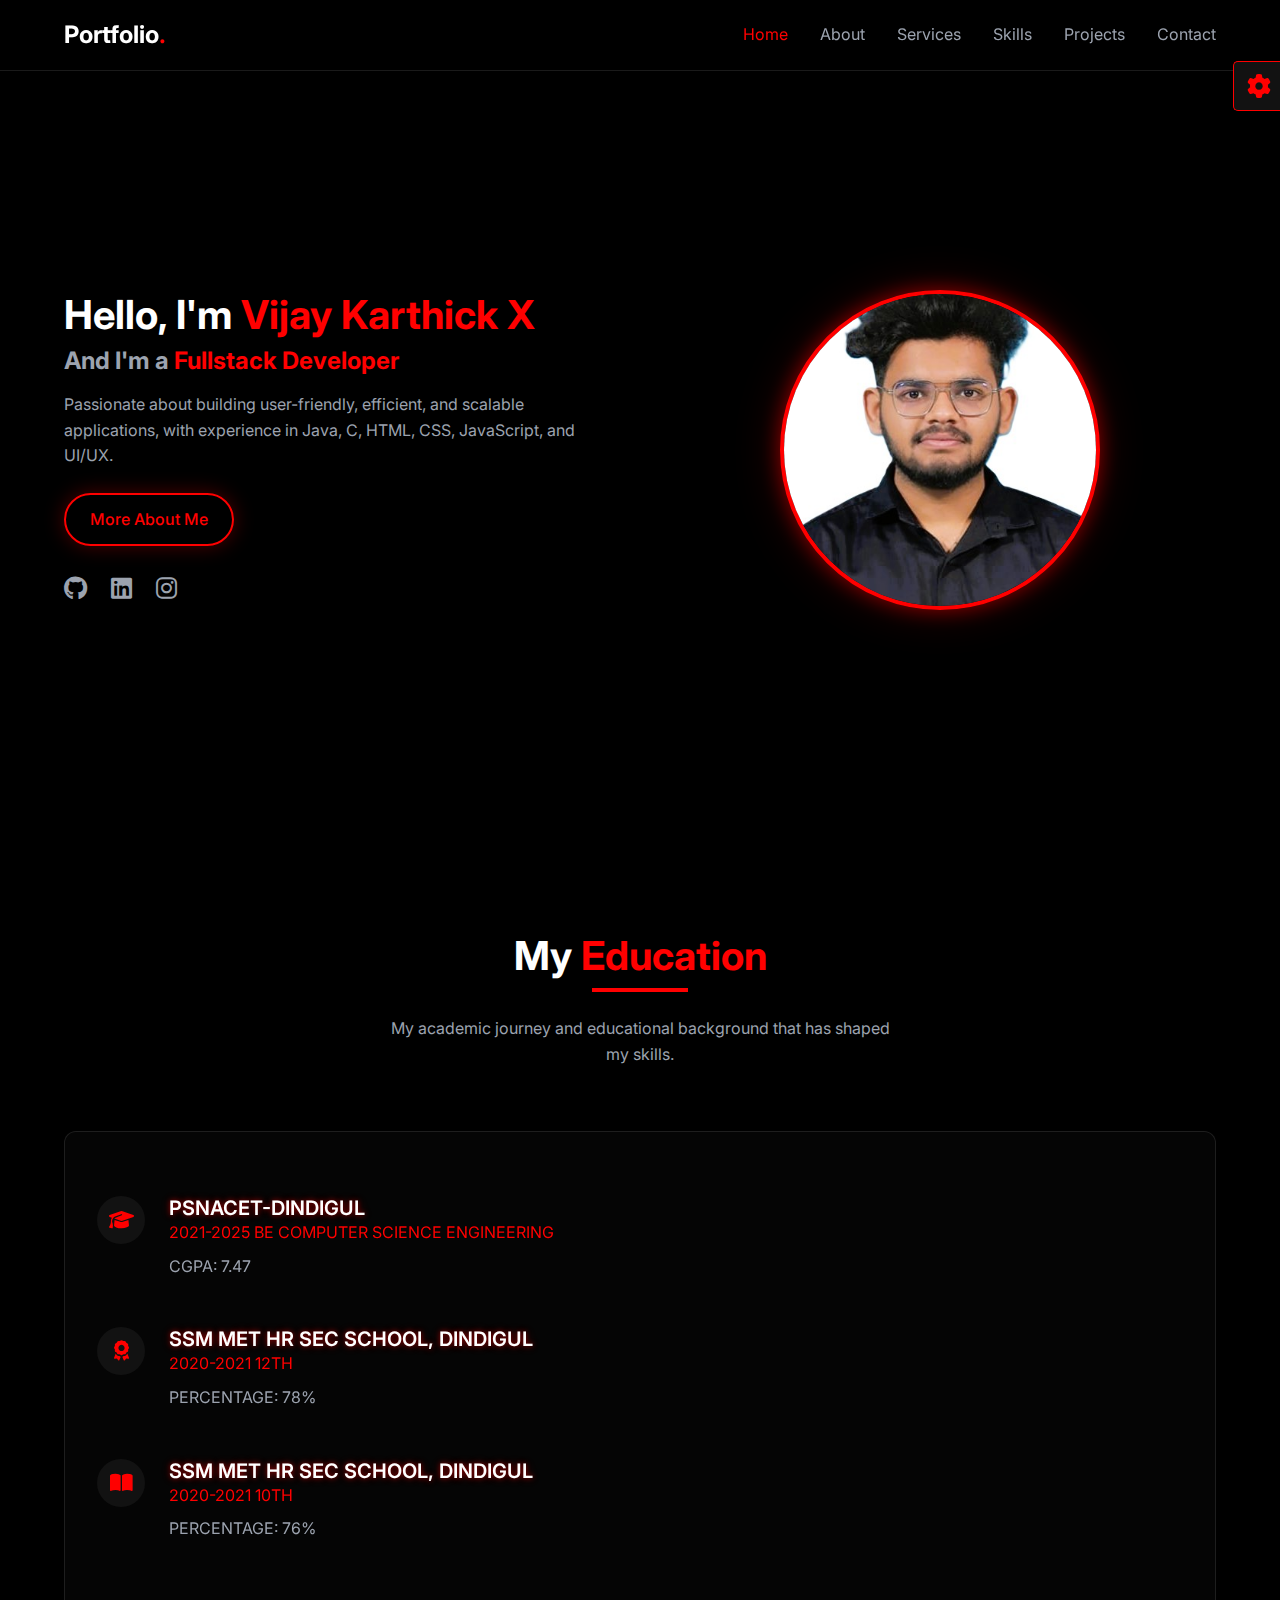
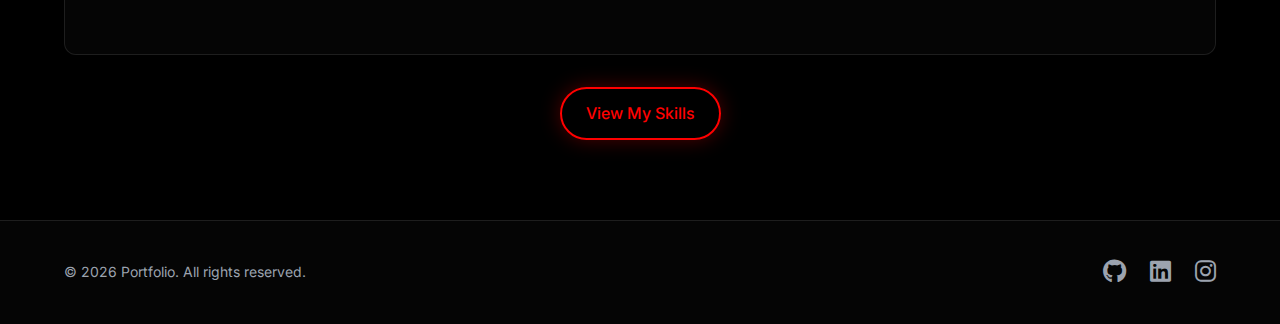
<file: index.html>
<!DOCTYPE html>
<html lang="en">
<head>
    <meta charset="UTF-8">
    <meta name="viewport" content="width=device-width, initial-scale=1.0">
    <title>Vijay Karthick X - Portfolio</title>
    <link rel="stylesheet" href="https://fonts.googleapis.com/css2?family=Inter:wght@300;400;500;600;700&display=swap">
    <link rel="stylesheet" href="css/styles.css">
    <!-- Font Awesome for icons -->
    <link rel="stylesheet" href="https://cdnjs.cloudflare.com/ajax/libs/font-awesome/6.4.0/css/all.min.css">
</head>
<body>
    <!-- Style Switcher Start -->
    <div class="style-switcher">
        <div class="style-switcher-toggler s-icon">
            <i class="fas fa-cog fa-spin"></i>
        </div>
        <h4>Theme Colors</h4>
        <div class="colors">
            <span class="theme-color active" data-color="red" style="background-color: #ff0000;"></span>
            <span class="theme-color" data-color="blue" style="background-color: #0088ff;"></span>
            <span class="theme-color" data-color="green" style="background-color: #00cc66;"></span>
            <span class="theme-color" data-color="yellow" style="background-color: #ffcc00;"></span>
        </div>
    </div>
    <!-- Style Switcher End -->

    <!-- Navigation -->
    <nav class="navbar">
        <div class="container">
            <div class="nav-content">
                <a href="index.html" class="logo">Portfolio<span class="neon-red">.</span></a>
                <div class="nav-links" id="navLinks">
                    <a href="index.html" class="nav-link active">Home</a>
                    <a href="about.html" class="nav-link">About</a>
                    <a href="services.html" class="nav-link">Services</a>
                    <a href="skills.html" class="nav-link">Skills</a>
                    <a href="projects.html" class="nav-link">Projects</a>
                    <a href="contact.html" class="nav-link">Contact</a>
                </div>
                <div class="menu-toggle" id="menuToggle">
                    <div class="bar"></div>
                    <div class="bar"></div>
                    <div class="bar"></div>
                </div>
            </div>
        </div>
    </nav>

    <!-- Hero Section -->
    <section class="hero">
        <div class="container">
            <div class="hero-content">
                <div class="hero-text">
                    <h1 class="animate-fade-in">
                        Hello, I'm
                        <span class="neon-red">Vijay Karthick X</span>
                    </h1>
                    <h2 class="animate-fade-in">
                        And I'm a <span class="neon-red">Fullstack Developer</span>
                    </h2>
                    <p class="animate-fade-in">
                        Passionate about building user-friendly, efficient, and scalable applications, 
                        with experience in Java, C, HTML, CSS, JavaScript, and UI/UX.
                    </p>
                    
                    <div class="cta-buttons animate-fade-in">
                        <a href="about.html" class="neon-button">More About Me</a>
                    </div>
                    
                    <div class="social-links animate-fade-in">
                        <a href="https://github.com/Vkvijay7" target="_blank" class="social-link">
                            <i class="fab fa-github"></i>
                        </a>
                        <a href="https://www.linkedin.com/in/vijay-karthick-481baa356?utm_source=share&utm_campaign=share_via&utm_content=profile&utm_medium=android_app" target="_blank" class="social-link">
                            <i class="fab fa-linkedin"></i>
                        </a>
                        <a href="https://www.instagram.com/c_vk__?igsh=ZHNreGhjbG5iaGJr" target="_blank" class="social-link">
                            <i class="fab fa-instagram"></i>
                        </a>
                    </div>
                </div>
                
                <div class="hero-image animate-float">
                    <div class="image-container">
                        <img src="images\profile.png.jpg" alt="Profile" class="profile-image">
                    </div>
                </div>
            </div>
        </div>
    </section>

    <!-- Education Section -->
    <section class="education">
        <div class="container">
            <div class="section-header">
                <h2>My <span class="neon-red">Education</span></h2>
                <div class="underline"></div>
                <p>
                    My academic journey and educational background that has shaped my skills.
                </p>
            </div>
            
            <div class="glass-card">
                <div class="timeline">
                    <div class="timeline-item">
                        <div class="timeline-icon">
                            <i class="fas fa-graduation-cap"></i>
                        </div>
                        <div class="timeline-content">
                            <h3>PSNACET-DINDIGUL</h3>
                            <p class="timeline-period">2021-2025 BE COMPUTER SCIENCE ENGINEERING</p>
                            <p class="timeline-info">
                                CGPA: 7.47
                            </p>
                        </div>
                    </div>
                    
                    <div class="timeline-item">
                        <div class="timeline-icon">
                            <i class="fas fa-award"></i>
                        </div>
                        <div class="timeline-content">
                            <h3>SSM MET HR SEC SCHOOL, DINDIGUL</h3>
                            <p class="timeline-period">2020-2021 12TH</p>
                            <p class="timeline-info">
                                PERCENTAGE: 78%
                            </p>
                        </div>
                    </div>
                    
                    <div class="timeline-item">
                        <div class="timeline-icon">
                            <i class="fas fa-book-open"></i>
                        </div>
                        <div class="timeline-content">
                            <h3>SSM MET HR SEC SCHOOL, DINDIGUL</h3>
                            <p class="timeline-period">2020-2021 10TH</p>
                            <p class="timeline-info">
                                PERCENTAGE: 76%
                            </p>
                        </div>
                    </div>
                </div>
            </div>
            
            <div class="text-center mt-5">
                <a href="skills.html" class="neon-button">View My Skills</a>
            </div>
        </div>
    </section>

    <!-- Footer -->
    <footer>
        <div class="container">
            <div class="footer-content">
                <p>
                    © <span id="current-year"></span> Portfolio. All rights reserved.
                </p>
                
                <div class="footer-social">
                    <a href="https://github.com/Vkvijay7" target="_blank" class="social-link">
                        <i class="fab fa-github"></i>
                    </a>
                    <a href="https://www.linkedin.com/in/vijay-karthick-481baa356?utm_source=share&utm_campaign=share_via&utm_content=profile&utm_medium=android_app" target="_blank" class="social-link">
                        <i class="fab fa-linkedin"></i>
                    </a>
                    <a href="https://www.instagram.com/c_vk__?igsh=ZHNreGhjbG5iaGJr" target="_blank" class="social-link">
                        <i class="fab fa-instagram"></i>
                    </a>
                </div>
            </div>
        </div>
    </footer>

    <script src="js/main.js"></script>
</body>
</html>
</file>
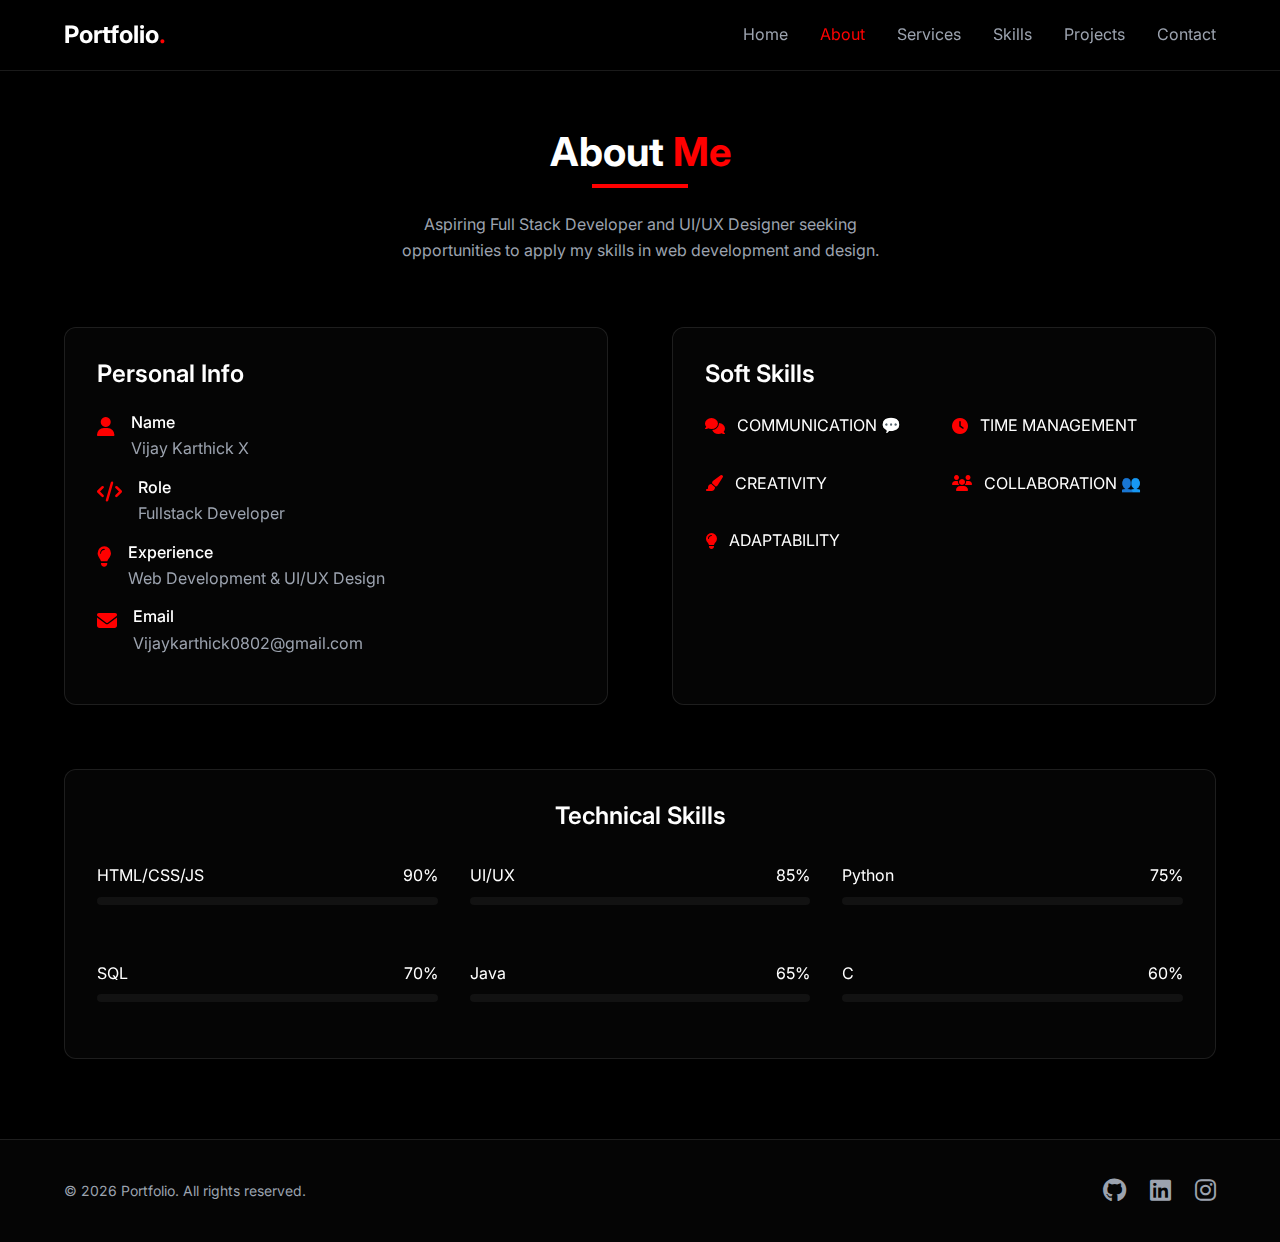
<file: about.html>
<!DOCTYPE html>
<html lang="en">
<head>
    <meta charset="UTF-8">
    <meta name="viewport" content="width=device-width, initial-scale=1.0">
    <title>About Me - Vijay Karthick X</title>
    <link rel="stylesheet" href="https://fonts.googleapis.com/css2?family=Inter:wght@300;400;500;600;700&display=swap">
    <link rel="stylesheet" href="css/styles.css">
    <!-- Font Awesome for icons -->
    <link rel="stylesheet" href="https://cdnjs.cloudflare.com/ajax/libs/font-awesome/6.4.0/css/all.min.css">
</head>
<body>
    <!-- Navigation -->
    <nav class="navbar">
        <div class="container">
            <div class="nav-content">
                <a href="index.html" class="logo">Portfolio<span class="neon-red">.</span></a>
                <div class="nav-links" id="navLinks">
                    <a href="index.html" class="nav-link">Home</a>
                    <a href="about.html" class="nav-link active">About</a>
                    <a href="services.html" class="nav-link">Services</a>
                    <a href="skills.html" class="nav-link">Skills</a>
                    <a href="projects.html" class="nav-link">Projects</a>
                    <a href="contact.html" class="nav-link">Contact</a>
                </div>
                <div class="menu-toggle" id="menuToggle">
                    <div class="bar"></div>
                    <div class="bar"></div>
                    <div class="bar"></div>
                </div>
            </div>
        </div>
    </nav>

    <!-- About Section -->
    <section class="about-section">
        <div class="container">
            <div class="section-header">
                <h2>About <span class="neon-red">Me</span></h2>
                <div class="underline"></div>
                <p>
                    Aspiring Full Stack Developer and UI/UX Designer seeking opportunities to apply my skills in web development and design.
                </p>
            </div>

            <div class="about-content">
                <div class="about-card personal-info">
                    <h3>Personal Info</h3>
                    
                    <div class="info-item">
                        <i class="fas fa-user"></i>
                        <div>
                            <h4>Name</h4>
                            <p>Vijay Karthick X</p>
                        </div>
                    </div>
                    
                    <div class="info-item">
                        <i class="fas fa-code"></i>
                        <div>
                            <h4>Role</h4>
                            <p>Fullstack Developer</p>
                        </div>
                    </div>
                    
                    <div class="info-item">
                        <i class="fas fa-lightbulb"></i>
                        <div>
                            <h4>Experience</h4>
                            <p>Web Development & UI/UX Design</p>
                        </div>
                    </div>
                    
                    <div class="info-item">
                        <i class="fas fa-envelope"></i>
                        <div>
                            <h4>Email</h4>
                            <p>Vijaykarthick0802@gmail.com</p>
                        </div>
                    </div>
                </div>
                
                <div class="about-card soft-skills">
                    <h3>Soft Skills</h3>
                    <div class="skills-grid">
                        <div class="skill-badge">
                            <i class="fas fa-comments"></i>
                            <span>COMMUNICATION 💬</span>
                        </div>
                        <div class="skill-badge">
                            <i class="fas fa-clock"></i>
                            <span>TIME MANAGEMENT</span>
                        </div>
                        <div class="skill-badge">
                            <i class="fas fa-paint-brush"></i>
                            <span>CREATIVITY</span>
                        </div>
                        <div class="skill-badge">
                            <i class="fas fa-users"></i>
                            <span>COLLABORATION 👥</span>
                        </div>
                        <div class="skill-badge">
                            <i class="fas fa-lightbulb"></i>
                            <span>ADAPTABILITY</span>
                        </div>
                    </div>
                </div>
            </div>
            
            <div class="technical-skills">
                <h3>Technical Skills</h3>
                <div class="skills-container">
                    <div class="skill-bar-container">
                        <div class="skill-info">
                            <span>HTML/CSS/JS</span>
                            <span>90%</span>
                        </div>
                        <div class="skill-bar">
                            <div class="skill-progress" style="width: 90%"></div>
                        </div>
                    </div>
                    
                    <div class="skill-bar-container">
                        <div class="skill-info">
                            <span>UI/UX</span>
                            <span>85%</span>
                        </div>
                        <div class="skill-bar">
                            <div class="skill-progress" style="width: 85%"></div>
                        </div>
                    </div>
                    
                    <div class="skill-bar-container">
                        <div class="skill-info">
                            <span>Python</span>
                            <span>75%</span>
                        </div>
                        <div class="skill-bar">
                            <div class="skill-progress" style="width: 75%"></div>
                        </div>
                    </div>
                    
                    <div class="skill-bar-container">
                        <div class="skill-info">
                            <span>SQL</span>
                            <span>70%</span>
                        </div>
                        <div class="skill-bar">
                            <div class="skill-progress" style="width: 70%"></div>
                        </div>
                    </div>
                    
                    <div class="skill-bar-container">
                        <div class="skill-info">
                            <span>Java</span>
                            <span>65%</span>
                        </div>
                        <div class="skill-bar">
                            <div class="skill-progress" style="width: 65%"></div>
                        </div>
                    </div>
                    
                    <div class="skill-bar-container">
                        <div class="skill-info">
                            <span>C</span>
                            <span>60%</span>
                        </div>
                        <div class="skill-bar">
                            <div class="skill-progress" style="width: 60%"></div>
                        </div>
                    </div>
                </div>
            </div>
        </div>
    </section>

    <!-- Footer -->
    <footer>
        <div class="container">
            <div class="footer-content">
                <p>
                    © <span id="current-year"></span> Portfolio. All rights reserved.
                </p>
                
                <div class="footer-social">
                    <a href="https://github.com/Vkvijay7" target="_blank" class="social-link">
                        <i class="fab fa-github"></i>
                    </a>
                    <a href="https://linkedin.com" target="_blank" class="social-link">
                        <i class="fab fa-linkedin"></i>
                    </a>
                    <a href="https://instagram.com" target="_blank" class="social-link">
                        <i class="fab fa-instagram"></i>
                    </a>
                </div>
            </div>
        </div>
    </footer>

    <script src="js/main.js"></script>
</body>
</html>
</file>
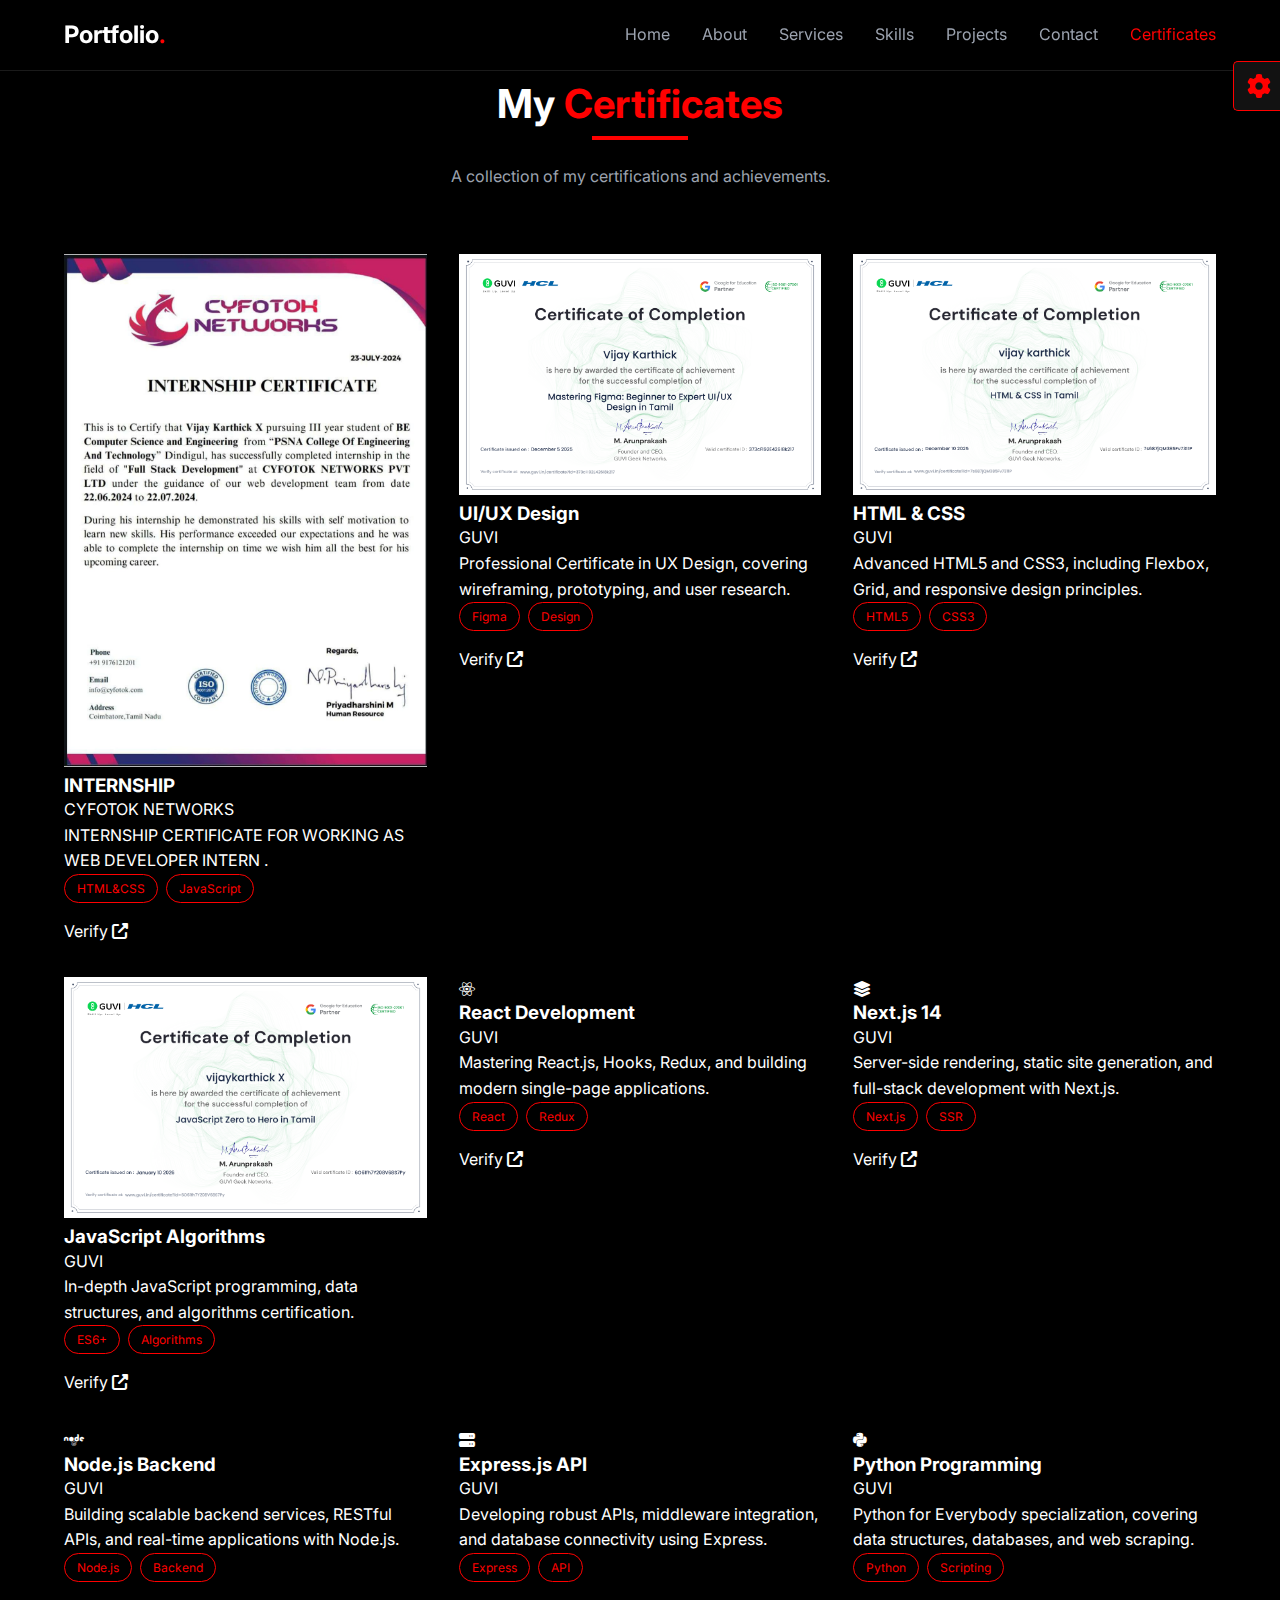
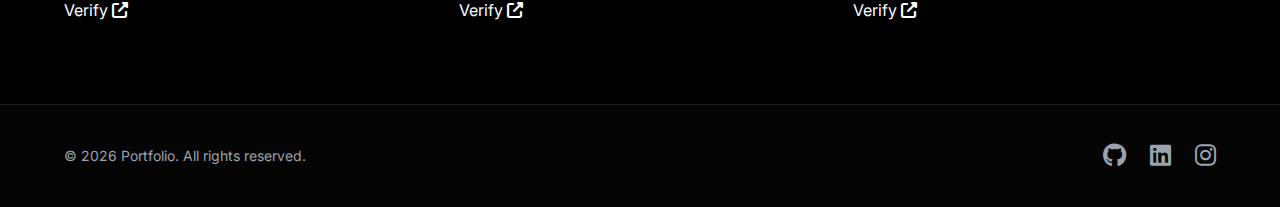
<file: Certificate.html>
<!DOCTYPE html>
<html lang="en">

<head>
    <meta charset="UTF-8">
    <meta name="viewport" content="width=device-width, initial-scale=1.0">
    <title>Certificates - Vijay Karthick X</title>
    <link rel="stylesheet" href="https://fonts.googleapis.com/css2?family=Inter:wght@300;400;500;600;700&display=swap">
    <link rel="stylesheet" href="css/styles.css">
    <!-- Font Awesome for icons -->
    <link rel="stylesheet" href="https://cdnjs.cloudflare.com/ajax/libs/font-awesome/6.4.0/css/all.min.css">
</head>

<body>
    <!-- Style Switcher Start -->
    <div class="style-switcher">
        <div class="style-switcher-toggler s-icon">
            <i class="fas fa-cog fa-spin"></i>
        </div>
        <h4>Theme Colors</h4>
        <div class="colors">
            <span class="theme-color active" data-color="red" style="background-color: #ff0000;"></span>
            <span class="theme-color" data-color="blue" style="background-color: #0088ff;"></span>
            <span class="theme-color" data-color="green" style="background-color: #00cc66;"></span>
            <span class="theme-color" data-color="yellow" style="background-color: #ffcc00;"></span>
        </div>
    </div>
    <!-- Style Switcher End -->

    <!-- Navigation -->
    <nav class="navbar">
        <div class="container">
            <div class="nav-content">
                <a href="index.html" class="logo">Portfolio<span class="neon-red">.</span></a>
                <div class="nav-links" id="navLinks">
                    <a href="index.html" class="nav-link">Home</a>
                    <a href="about.html" class="nav-link">About</a>
                    <a href="services.html" class="nav-link">Services</a>
                    <a href="skills.html" class="nav-link">Skills</a>
                    <a href="projects.html" class="nav-link">Projects</a>
                    <a href="contact.html" class="nav-link">Contact</a>
                    <a href="Certificate.html" class="nav-link active">Certificates</a>
                </div>
                <div class="menu-toggle" id="menuToggle">
                    <div class="bar"></div>
                    <div class="bar"></div>
                    <div class="bar"></div>
                </div>
            </div>
        </div>
    </nav>

    <!-- Certificates Section -->
    <section class="certificates-section">
        <div class="container">
            <div class="section-header">
                <h2>My <span class="neon-red">Certificates</span></h2>
                <div class="underline"></div>
                <p>
                    A collection of my certifications and achievements.
                </p>
            </div>

            <!-- 
                HOW TO CUSTOMIZE CERTIFICATES:
                1. To add your own certificate image:
                   - Save your certificate image in the 'images' folder (e.g., images/react-cert.jpg)
                   - In the code below, find the 'certificate-image-container' div
                   - Replace the <i class="..."></i> with <img src="images/your-image.jpg" alt="Certificate Name" class="certificate-image">
                
                2. To update the link:
                   - Change href="#" to your certificate verification URL
            -->

            <div class="projects-grid">
                <!-- Intership -->
                 <div class="certificate-card">
                    <div class="certificate-image-container">
                        <!-- Replace the icon below with your image: <img src="images/uiux-cert.jpg" class="certificate-image" alt="UI/UX Certificate"> -->

                        <img src="images/vijayIntern.jpeg" class="certificate-image" alt="UI/UX Certificate">
                    </div>
                    <div class="certificate-content">
                        <div class="certificate-header">
                            <h3>INTERNSHIP</h3>
                            <span class="certificate-issuer">CYFOTOK NETWORKS</span>
                        </div>
                        <div class="certificate-description">
                            INTERNSHIP CERTIFICATE FOR WORKING AS WEB DEVELOPER INTERN .
                        </div>
                        <div class="certificate-footer">
                            <div class="badge-container">
                                <span class="badge">HTML&CSS</span>
                                <span class="badge">JavaScript</span>
                            </div>
                            <a href="#" class="certificate-link">
                                Verify <i class="fas fa-external-link-alt"></i>
                            </a>
                        </div>
                    </div>
                </div>
                <!-- Certificate 1: UI/UX -->
                <div class="certificate-card">
                    <div class="certificate-image-container">
                        <!-- Replace the icon below with your image: <img src="images/uiux-cert.jpg" class="certificate-image" alt="UI/UX Certificate"> -->

                        <img src="images/uiux.png" class="certificate-image" alt="UI/UX Certificate">
                    </div>
                    <div class="certificate-content">
                        <div class="certificate-header">
                            <h3>UI/UX Design</h3>
                            <span class="certificate-issuer">GUVI</span>
                        </div>
                        <div class="certificate-description">
                            Professional Certificate in UX Design, covering wireframing, prototyping, and user research.
                        </div>
                        <div class="certificate-footer">
                            <div class="badge-container">
                                <span class="badge">Figma</span>
                                <span class="badge">Design</span>
                            </div>
                            <a href="#" class="certificate-link">
                                Verify <i class="fas fa-external-link-alt"></i>
                            </a>
                        </div>
                    </div>
                </div>

                <!-- Certificate 2: HTML & CSS -->
                <div class="certificate-card">
                    <div class="certificate-image-container">
                        <!-- Replace with: <img src="images/html-css-cert.jpg" class="certificate-image" alt="HTML CSS Certificate"> -->

                        <img src="images/html&css.png" class="certificate-image" alt="HTML CSS Certificate">
                    </div>
                    <div class="certificate-content">
                        <div class="certificate-header">
                            <h3>HTML & CSS</h3>
                            <span class="certificate-issuer">GUVI</span>
                        </div>
                        <div class="certificate-description">
                            Advanced HTML5 and CSS3, including Flexbox, Grid, and responsive design principles.
                        </div>
                        <div class="certificate-footer">
                            <div class="badge-container">
                                <span class="badge">HTML5</span>
                                <span class="badge">CSS3</span>
                            </div>
                            <a href="#" class="certificate-link">
                                Verify <i class="fas fa-external-link-alt"></i>
                            </a>
                        </div>
                    </div>
                </div>

                <!-- Certificate 3: JavaScript -->
                <div class="certificate-card">
                    <div class="certificate-image-container">
                        <!-- Replace with: <img src="images/js-cert.jpg" class="certificate-image" alt="JavaScript Certificate"> -->
                        <img src="images/javascript.png" class="certificate-image" alt="JavaScript Certificate">
                    </div>
                    <div class="certificate-content">
                        <div class="certificate-header">
                            <h3>JavaScript Algorithms</h3>
                            <span class="certificate-issuer">GUVI</span>
                        </div>
                        <div class="certificate-description">
                            In-depth JavaScript programming, data structures, and algorithms certification.
                        </div>
                        <div class="certificate-footer">
                            <div class="badge-container">
                                <span class="badge">ES6+</span>
                                <span class="badge">Algorithms</span>
                            </div>
                            <a href="#" class="certificate-link">
                                Verify <i class="fas fa-external-link-alt"></i>
                            </a>
                        </div>
                    </div>
                </div>

                <!-- Certificate 4: React -->
                <div class="certificate-card">
                    <div class="certificate-image-container">
                        <!-- Replace with: <img src="images/react-cert.jpg" class="certificate-image" alt="React Certificate"> -->
                        <i class="fab fa-react certificate-placeholder-icon"></i>
                    </div>
                    <div class="certificate-content">
                        <div class="certificate-header">
                            <h3>React Development</h3>
                            <span class="certificate-issuer">GUVI</span>
                        </div>
                        <div class="certificate-description">
                            Mastering React.js, Hooks, Redux, and building modern single-page applications.
                        </div>
                        <div class="certificate-footer">
                            <div class="badge-container">
                                <span class="badge">React</span>
                                <span class="badge">Redux</span>
                            </div>
                            <a href="#" class="certificate-link">
                                Verify <i class="fas fa-external-link-alt"></i>
                            </a>
                        </div>
                    </div>
                </div>

                <!-- Certificate 5: Next.js -->
                <div class="certificate-card">
                    <div class="certificate-image-container">
                        <!-- Replace with: <img src="images/nextjs-cert.jpg" class="certificate-image" alt="Next.js Certificate"> -->
                        <i class="fas fa-layer-group certificate-placeholder-icon"></i>
                    </div>
                    <div class="certificate-content">
                        <div class="certificate-header">
                            <h3>Next.js 14</h3>
                            <span class="certificate-issuer">GUVI</span>
                        </div>
                        <div class="certificate-description">
                            Server-side rendering, static site generation, and full-stack development with Next.js.
                        </div>
                        <div class="certificate-footer">
                            <div class="badge-container">
                                <span class="badge">Next.js</span>
                                <span class="badge">SSR</span>
                            </div>
                            <a href="#" class="certificate-link">
                                Verify <i class="fas fa-external-link-alt"></i>
                            </a>
                        </div>
                    </div>
                </div>

                <!-- Certificate 6: Node.js -->
                <div class="certificate-card">
                    <div class="certificate-image-container">
                        <!-- Replace with: <img src="images/node-cert.jpg" class="certificate-image" alt="Node.js Certificate"> -->
                        <i class="fab fa-node certificate-placeholder-icon"></i>
                    </div>
                    <div class="certificate-content">
                        <div class="certificate-header">
                            <h3>Node.js Backend</h3>
                            <span class="certificate-issuer">GUVI</span>
                        </div>
                        <div class="certificate-description">
                            Building scalable backend services, RESTful APIs, and real-time applications with Node.js.
                        </div>
                        <div class="certificate-footer">
                            <div class="badge-container">
                                <span class="badge">Node.js</span>
                                <span class="badge">Backend</span>
                            </div>
                            <a href="#" class="certificate-link">
                                Verify <i class="fas fa-external-link-alt"></i>
                            </a>
                        </div>
                    </div>
                </div>

                <!-- Certificate 7: Express.js -->
                <div class="certificate-card">
                    <div class="certificate-image-container">
                        <!-- Replace with: <img src="images/express-cert.jpg" class="certificate-image" alt="Express.js Certificate"> -->
                        <i class="fas fa-server certificate-placeholder-icon"></i>
                    </div>
                    <div class="certificate-content">
                        <div class="certificate-header">
                            <h3>Express.js API</h3>
                            <span class="certificate-issuer">GUVI</span>
                        </div>
                        <div class="certificate-description">
                            Developing robust APIs, middleware integration, and database connectivity using Express.
                        </div>
                        <div class="certificate-footer">
                            <div class="badge-container">
                                <span class="badge">Express</span>
                                <span class="badge">API</span>
                            </div>
                            <a href="#" class="certificate-link">
                                Verify <i class="fas fa-external-link-alt"></i>
                            </a>
                        </div>
                    </div>
                </div>

                <!-- Certificate 8: Python -->
                <div class="certificate-card">
                    <div class="certificate-image-container">
                        <!-- Replace with: <img src="images/python-cert.jpg" class="certificate-image" alt="Python Certificate"> -->
                        <i class="fab fa-python certificate-placeholder-icon"></i>
                    </div>
                    <div class="certificate-content">
                        <div class="certificate-header">
                            <h3>Python Programming</h3>
                            <span class="certificate-issuer">GUVI</span>
                        </div>
                        <div class="certificate-description">
                            Python for Everybody specialization, covering data structures, databases, and web scraping.
                        </div>
                        <div class="certificate-footer">
                            <div class="badge-container">
                                <span class="badge">Python</span>
                                <span class="badge">Scripting</span>
                            </div>
                            <a href="#" class="certificate-link">
                                Verify <i class="fas fa-external-link-alt"></i>
                            </a>
                        </div>
                    </div>
                </div>

            </div>
        </div>
    </section>

    <!-- Footer -->
    <footer>
        <div class="container">
            <div class="footer-content">
                <p>
                    © <span id="current-year"></span> Portfolio. All rights reserved.
                </p>

                <div class="footer-social">
                    <a href="https://github.com/Vkvijay7" target="_blank" class="social-link">
                        <i class="fab fa-github"></i>
                    </a>
                    <a href="https://www.linkedin.com/in/vijay-karthick-481baa356?utm_source=share&utm_campaign=share_via&utm_content=profile&utm_medium=android_app"
                        target="_blank" class="social-link">
                        <i class="fab fa-linkedin"></i>
                    </a>
                    <a href="https://www.instagram.com/c_vk__?igsh=ZHNreGhjbG5iaGJr" target="_blank"
                        class="social-link">
                        <i class="fab fa-instagram"></i>
                    </a>
                </div>
            </div>
        </div>
    </footer>

    <!-- Image Modal -->
    <div id="certificateModal" class="certificate-modal">
        <span class="close-modal">&times;</span>
        <img class="modal-content" id="modalImage">
    </div>

    <style>
        /* Certificate Modal Styles */
        .certificate-modal {
            display: none;
            position: fixed;
            z-index: 1000;
            left: 0;
            top: 0;
            width: 100%;
            height: 100%;
            overflow: auto;
            background-color: rgba(0, 0, 0, 0.9);
            backdrop-filter: blur(5px);
            justify-content: center;
            align-items: center;
            opacity: 0;
            transition: opacity 0.3s ease;
        }

        .certificate-modal.show {
            display: flex;
            opacity: 1;
        }

        .modal-content {
            margin: auto;
            display: block;
            max-width: 90%;
            max-height: 90vh;
            border: 2px solid var(--neon-red);
            box-shadow: 0 0 20px rgba(255, 0, 0, 0.5);
            border-radius: 5px;
            animation: zoom 0.6s;
            object-fit: contain;
        }

        @keyframes zoom {
            from {
                transform: scale(0)
            }

            to {
                transform: scale(1)
            }
        }

        .close-modal {
            position: absolute;
            top: 15px;
            right: 35px;
            color: #f1f1f1;
            font-size: 40px;
            font-weight: bold;
            transition: 0.3s;
            cursor: pointer;
            z-index: 1001;
        }

        .close-modal:hover,
        .close-modal:focus {
            color: var(--neon-red);
            text-decoration: none;
            cursor: pointer;
        }

        @media only screen and (max-width: 700px) {
            .modal-content {
                width: 100%;
            }
        }
    </style>

    <script>
        // Modal Logic
        document.addEventListener('DOMContentLoaded', function () {
            const modal = document.getElementById('certificateModal');
            const modalImg = document.getElementById('modalImage');
            const closeBtn = document.querySelector('.close-modal');

            // Get all verify links
            const verifyLinks = document.querySelectorAll('.certificate-link');

            verifyLinks.forEach(link => {
                link.addEventListener('click', function (e) {
                    e.preventDefault();

                    // Find the image in the same card
                    const card = this.closest('.certificate-card');
                    // Try to find img tag first
                    let img = card.querySelector('.certificate-image-container img');

                    // If no img tag in container, check if user put it elsewhere or used icon
                    if (!img) {
                        img = card.querySelector('.certificate-image');
                    }

                    if (img && img.src) {
                        modal.style.display = "flex";
                        // Small delay to allow display:flex to apply before opacity transition
                        setTimeout(() => {
                            modal.classList.add('show');
                        }, 10);
                        modalImg.src = img.src;
                    } else {
                        // Fallback if no image found (e.g. icon only)
                        alert("No certificate image uploaded yet.");
                    }
                });
            });

            // Close modal
            if (closeBtn) {
                closeBtn.addEventListener('click', function () {
                    modal.classList.remove('show');
                    setTimeout(() => {
                        modal.style.display = "none";
                    }, 300);
                });
            }

            // Close on outside click
            window.addEventListener('click', function (e) {
                if (e.target == modal) {
                    modal.classList.remove('show');
                    setTimeout(() => {
                        modal.style.display = "none";
                    }, 300);
                }
            });
        });
    </script>

    <script src="js/main.js"></script>
</body>

</html>
</file>
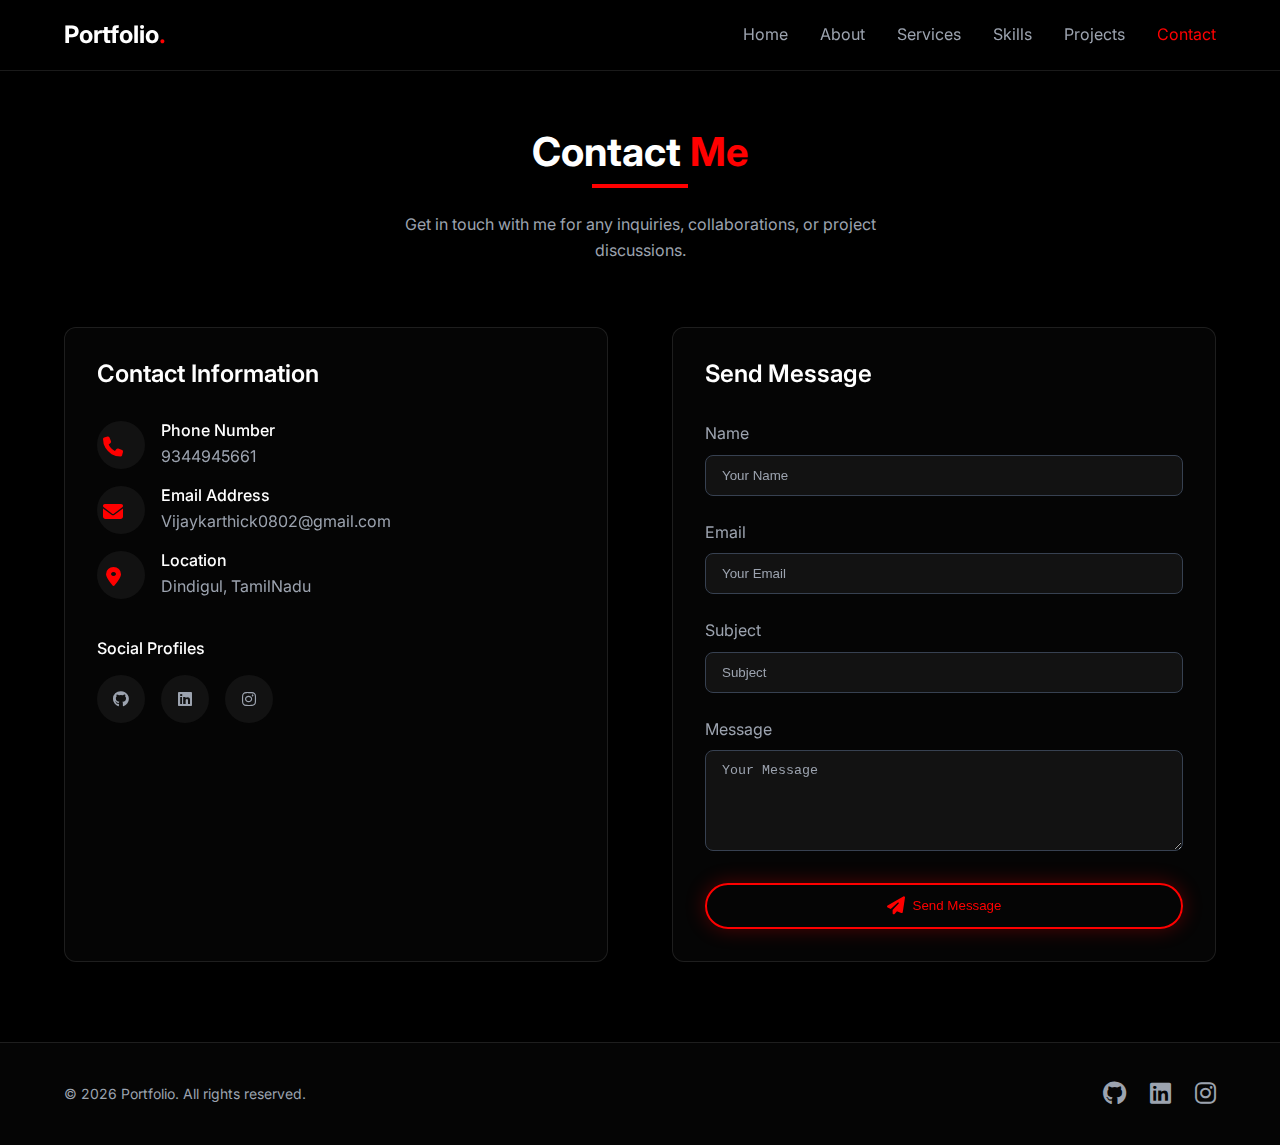
<file: contact.html>
<!DOCTYPE html>
<html lang="en">
<head>
    <meta charset="UTF-8">
    <meta name="viewport" content="width=device-width, initial-scale=1.0">
    <title>Contact - Vijay Karthick X</title>
    <link rel="stylesheet" href="https://fonts.googleapis.com/css2?family=Inter:wght@300;400;500;600;700&display=swap">
    <link rel="stylesheet" href="css/styles.css">
    <!-- Font Awesome for icons -->
    <link rel="stylesheet" href="https://cdnjs.cloudflare.com/ajax/libs/font-awesome/6.4.0/css/all.min.css">
</head>
<body>
    <!-- Navigation -->
    <nav class="navbar">
        <div class="container">
            <div class="nav-content">
                <a href="index.html" class="logo">Portfolio<span class="neon-red">.</span></a>
                <div class="nav-links" id="navLinks">
                    <a href="index.html" class="nav-link">Home</a>
                    <a href="about.html" class="nav-link">About</a>
                    <a href="services.html" class="nav-link">Services</a>
                    <a href="skills.html" class="nav-link">Skills</a>
                    <a href="projects.html" class="nav-link">Projects</a>
                    <a href="contact.html" class="nav-link active">Contact</a>
                </div>
                <div class="menu-toggle" id="menuToggle">
                    <div class="bar"></div>
                    <div class="bar"></div>
                    <div class="bar"></div>
                </div>
            </div>
        </div>
    </nav>

    <!-- Contact Section -->
    <section class="contact-section">
        <div class="container">
            <div class="section-header">
                <h2>Contact <span class="neon-red">Me</span></h2>
                <div class="underline"></div>
                <p>
                    Get in touch with me for any inquiries, collaborations, or project discussions.
                </p>
            </div>
            
            <div class="contact-content">
                <div class="contact-info">
                    <h3>Contact Information</h3>
                    
                    <div class="info-item">
                        <div class="info-icon">
                            <i class="fas fa-phone"></i>
                        </div>
                        <div>
                            <h4>Phone Number</h4>
                            <p>9344945661</p>
                        </div>
                    </div>
                    
                    <div class="info-item">
                        <div class="info-icon">
                            <i class="fas fa-envelope"></i>
                        </div>
                        <div>
                            <h4>Email Address</h4>
                            <p>Vijaykarthick0802@gmail.com</p>
                        </div>
                    </div>
                    
                    <div class="info-item">
                        <div class="info-icon">
                            <i class="fas fa-map-marker-alt"></i>
                        </div>
                        <div>
                            <h4>Location</h4>
                            <p>Dindigul, TamilNadu</p>
                        </div>
                    </div>
                    
                    <div class="social-profiles">
                        <h4>Social Profiles</h4>
                        <div class="social-icons">
                            <a href="https://github.com/Vkvijay7" target="_blank" class="social-icon">
                                <i class="fab fa-github"></i>
                            </a>
                            <a href="https://linkedin.com" target="_blank" class="social-icon">
                                <i class="fab fa-linkedin"></i>
                            </a>
                            <a href="https://instagram.com" target="_blank" class="social-icon">
                                <i class="fab fa-instagram"></i>
                            </a>
                        </div>
                    </div>
                </div>
                
                <div class="contact-form">
                    <h3>Send Message</h3>
                    <form id="contactForm">
                        <div class="form-group">
                            <label for="name">Name</label>
                            <input type="text" id="name" placeholder="Your Name" required>
                        </div>
                        
                        <div class="form-group">
                            <label for="email">Email</label>
                            <input type="email" id="email" placeholder="Your Email" required>
                        </div>
                        
                        <div class="form-group">
                            <label for="subject">Subject</label>
                            <input type="text" id="subject" placeholder="Subject" required>
                        </div>
                        
                        <div class="form-group">
                            <label for="message">Message</label>
                            <textarea id="message" rows="5" placeholder="Your Message" required></textarea>
                        </div>
                        
                        <button type="submit" class="neon-button">
                            <i class="fas fa-paper-plane"></i> Send Message
                        </button>
                    </form>
                </div>
            </div>
        </div>
    </section>

    <!-- Footer -->
    <footer>
        <div class="container">
            <div class="footer-content">
                <p>
                    © <span id="current-year"></span> Portfolio. All rights reserved.
                </p>
                
                <div class="footer-social">
                    <a href="https://github.com/Vkvijay7" target="_blank" class="social-link">
                        <i class="fab fa-github"></i>
                    </a>
                    <a href="https://linkedin.com" target="_blank" class="social-link">
                        <i class="fab fa-linkedin"></i>
                    </a>
                    <a href="https://instagram.com" target="_blank" class="social-link">
                        <i class="fab fa-instagram"></i>
                    </a>
                </div>
            </div>
        </div>
    </footer>

    <script src="js/main.js"></script>
</body>
</html>
</file>
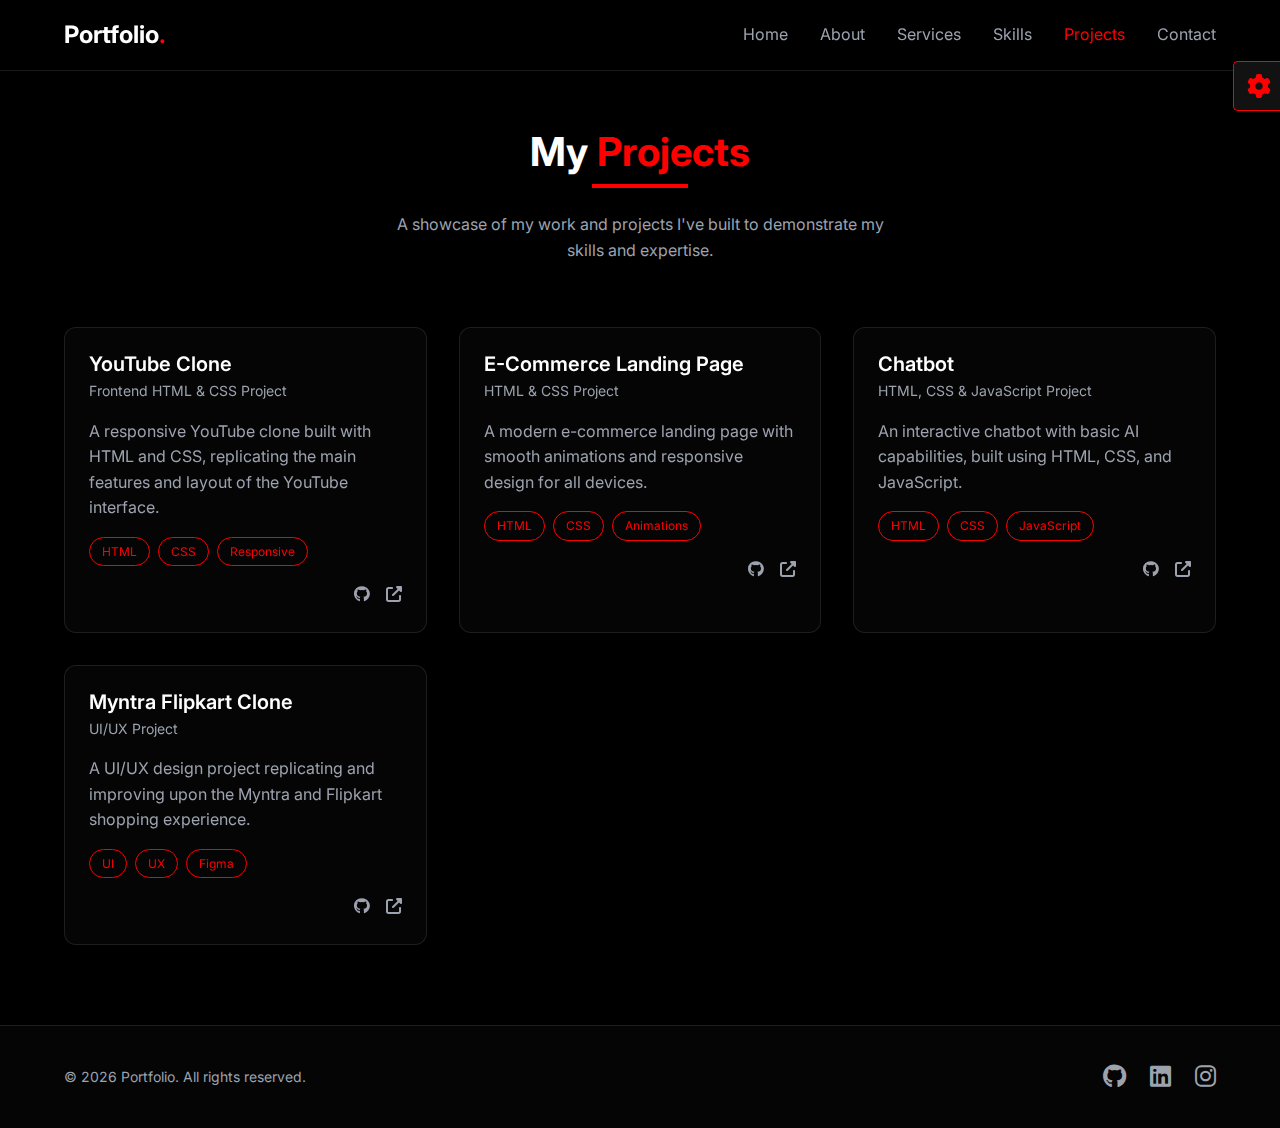
<file: projects.html>
<!DOCTYPE html>
<html lang="en">
<head>
    <meta charset="UTF-8">
    <meta name="viewport" content="width=device-width, initial-scale=1.0">
    <title>Projects - Vijay Karthick X</title>
    <link rel="stylesheet" href="https://fonts.googleapis.com/css2?family=Inter:wght@300;400;500;600;700&display=swap">
    <link rel="stylesheet" href="css/styles.css">
    <!-- Font Awesome for icons -->
    <link rel="stylesheet" href="https://cdnjs.cloudflare.com/ajax/libs/font-awesome/6.4.0/css/all.min.css">
</head>
<body>
    <!-- Style Switcher Start -->
    <div class="style-switcher">
        <div class="style-switcher-toggler s-icon">
            <i class="fas fa-cog fa-spin"></i>
        </div>
        <h4>Theme Colors</h4>
        <div class="colors">
            <span class="theme-color active" data-color="red" style="background-color: #ff0000;"></span>
            <span class="theme-color" data-color="blue" style="background-color: #0088ff;"></span>
            <span class="theme-color" data-color="green" style="background-color: #00cc66;"></span>
            <span class="theme-color" data-color="yellow" style="background-color: #ffcc00;"></span>
        </div>
    </div>
    <!-- Style Switcher End -->

    <!-- Navigation -->
    <nav class="navbar">
        <div class="container">
            <div class="nav-content">
                <a href="index.html" class="logo">Portfolio<span class="neon-red">.</span></a>
                <div class="nav-links" id="navLinks">
                    <a href="index.html" class="nav-link">Home</a>
                    <a href="about.html" class="nav-link">About</a>
                    <a href="services.html" class="nav-link">Services</a>
                    <a href="skills.html" class="nav-link">Skills</a>
                    <a href="projects.html" class="nav-link active">Projects</a>
                    <a href="contact.html" class="nav-link">Contact</a>
                </div>
                <div class="menu-toggle" id="menuToggle">
                    <div class="bar"></div>
                    <div class="bar"></div>
                    <div class="bar"></div>
                </div>
            </div>
        </div>
    </nav>

    <!-- Projects Section -->
    <section class="projects-section">
        <div class="container">
            <div class="section-header">
                <h2>My <span class="neon-red">Projects</span></h2>
                <div class="underline"></div>
                <p>
                    A showcase of my work and projects I've built to demonstrate my skills and expertise.
                </p>
            </div>
            
            <div class="projects-grid">
                <div class="project-card">
                    <div class="project-content">
                        <div class="project-header">
                            <h3>YouTube Clone</h3>
                            <p class="project-category">Frontend HTML & CSS Project</p>
                        </div>
                        <div class="project-description">
                            <p>
                                A responsive YouTube clone built with HTML and CSS, replicating the main features and layout of the YouTube interface.
                            </p>
                            <div class="badge-container">
                                <span class="badge">HTML</span>
                                <span class="badge">CSS</span>
                                <span class="badge">Responsive</span>
                            </div>
                        </div>
                        <div class="project-links">
                            <a href="#" class="project-link">
                                <i class="fab fa-github"></i>
                            </a>
                            <a href="#" class="project-link">
                                <i class="fas fa-external-link-alt"></i>
                            </a>
                        </div>
                    </div>
                </div>
                
                <div class="project-card">
                    <div class="project-content">
                        <div class="project-header">
                            <h3>E-Commerce Landing Page</h3>
                            <p class="project-category">HTML & CSS Project</p>
                        </div>
                        <div class="project-description">
                            <p>
                                A modern e-commerce landing page with smooth animations and responsive design for all devices.
                            </p>
                            <div class="badge-container">
                                <span class="badge">HTML</span>
                                <span class="badge">CSS</span>
                                <span class="badge">Animations</span>
                            </div>
                        </div>
                        <div class="project-links">
                            <a href="#" class="project-link">
                                <i class="fab fa-github"></i>
                            </a>
                            <a href="#" class="project-link">
                                <i class="fas fa-external-link-alt"></i>
                            </a>
                        </div>
                    </div>
                </div>
                
                <div class="project-card">
                    <div class="project-content">
                        <div class="project-header">
                            <h3>Chatbot</h3>
                            <p class="project-category">HTML, CSS & JavaScript Project</p>
                        </div>
                        <div class="project-description">
                            <p>
                                An interactive chatbot with basic AI capabilities, built using HTML, CSS, and JavaScript.
                            </p>
                            <div class="badge-container">
                                <span class="badge">HTML</span>
                                <span class="badge">CSS</span>
                                <span class="badge">JavaScript</span>
                            </div>
                        </div>
                        <div class="project-links">
                            <a href="#" class="project-link">
                                <i class="fab fa-github"></i>
                            </a>
                            <a href="#" class="project-link">
                                <i class="fas fa-external-link-alt"></i>
                            </a>
                        </div>
                    </div>
                </div>
                
                <div class="project-card">
                    <div class="project-content">
                        <div class="project-header">
                            <h3>Myntra Flipkart Clone</h3>
                            <p class="project-category">UI/UX Project</p>
                        </div>
                        <div class="project-description">
                            <p>
                                A UI/UX design project replicating and improving upon the Myntra and Flipkart shopping experience.
                            </p>
                            <div class="badge-container">
                                <span class="badge">UI</span>
                                <span class="badge">UX</span>
                                <span class="badge">Figma</span>
                            </div>
                        </div>
                        <div class="project-links">
                            <a href="#" class="project-link">
                                <i class="fab fa-github"></i>
                            </a>
                            <a href="#" class="project-link">
                                <i class="fas fa-external-link-alt"></i>
                            </a>
                        </div>
                    </div>
                </div>
            </div>
        </div>
    </section>

    <!-- Footer -->
    <footer>
        <div class="container">
            <div class="footer-content">
                <p>
                    © <span id="current-year"></span> Portfolio. All rights reserved.
                </p>
                
                <div class="footer-social">
                    <a href="https://github.com/Vkvijay7" target="_blank" class="social-link">
                        <i class="fab fa-github"></i>
                    </a>
                    <a href="https://www.linkedin.com/in/vijay-karthick-481baa356?utm_source=share&utm_campaign=share_via&utm_content=profile&utm_medium=android_app" target="_blank" class="social-link">
                        <i class="fab fa-linkedin"></i>
                    </a>
                    <a href="https://www.instagram.com/c_vk__?igsh=ZHNreGhjbG5iaGJr" target="_blank" class="social-link">
                        <i class="fab fa-instagram"></i>
                    </a>
                </div>
            </div>
        </div>
    </footer>

    <script src="js/main.js"></script>
</body>
</html>
</file>
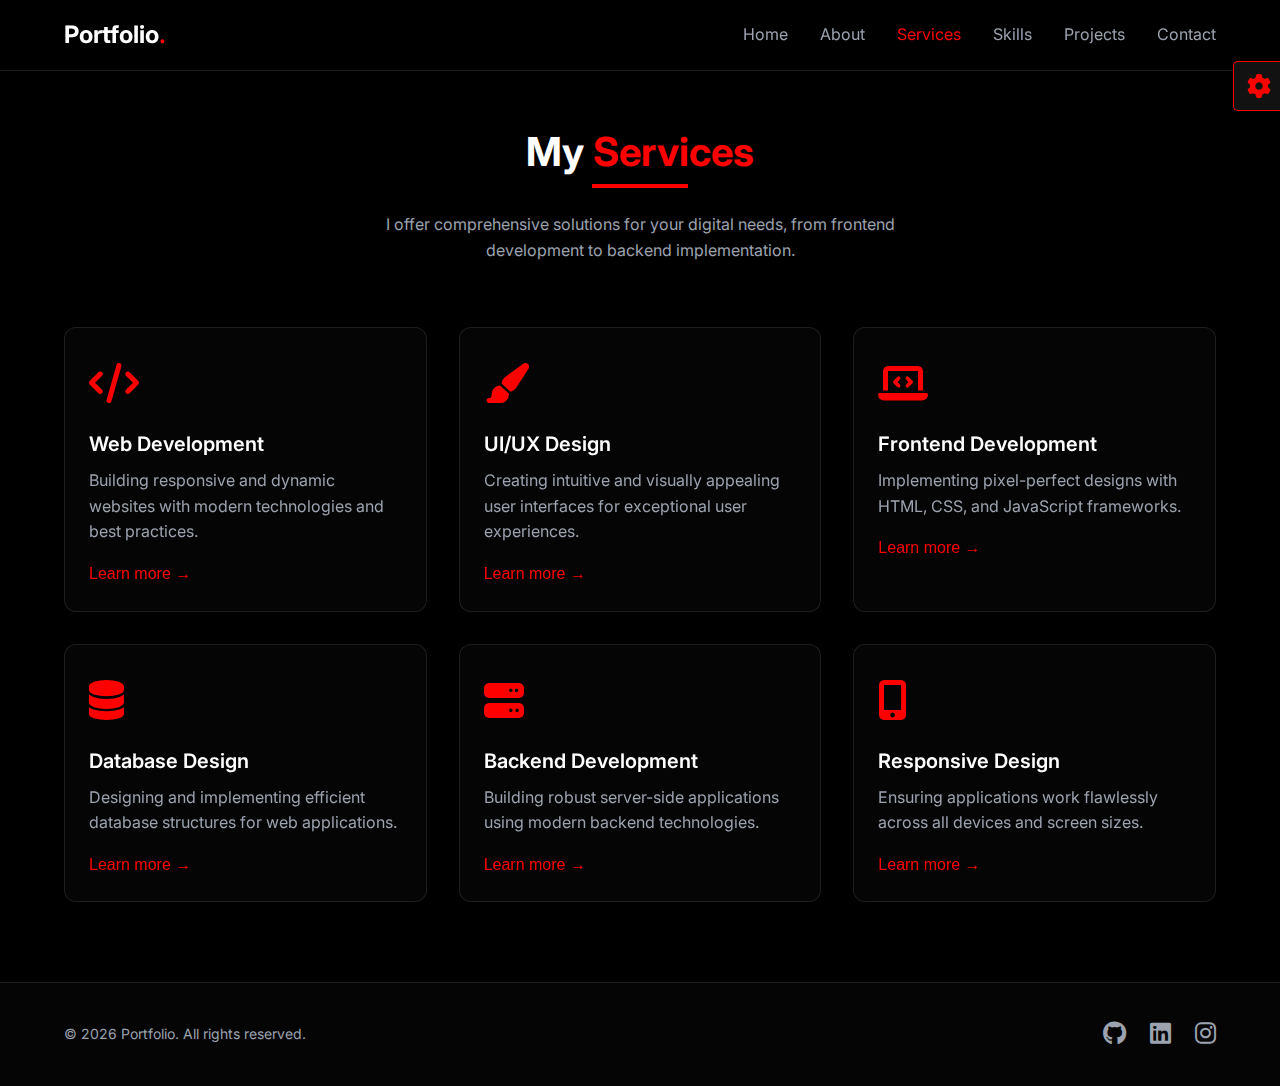
<file: services.html>
<!DOCTYPE html>
<html lang="en">
<head>
    <meta charset="UTF-8">
    <meta name="viewport" content="width=device-width, initial-scale=1.0">
    <title>Services - Vijay Karthick X</title>
    <link rel="stylesheet" href="https://fonts.googleapis.com/css2?family=Inter:wght@300;400;500;600;700&display=swap">
    <link rel="stylesheet" href="css/styles.css">
    <!-- Font Awesome for icons -->
    <link rel="stylesheet" href="https://cdnjs.cloudflare.com/ajax/libs/font-awesome/6.4.0/css/all.min.css">
</head>
<body>
    <!-- Style Switcher Start -->
    <div class="style-switcher">
        <div class="style-switcher-toggler s-icon">
            <i class="fas fa-cog fa-spin"></i>
        </div>
        <h4>Theme Colors</h4>
        <div class="colors">
            <span class="theme-color active" data-color="red" style="background-color: #ff0000;"></span>
            <span class="theme-color" data-color="blue" style="background-color: #0088ff;"></span>
            <span class="theme-color" data-color="green" style="background-color: #00cc66;"></span>
            <span class="theme-color" data-color="yellow" style="background-color: #ffcc00;"></span>
        </div>
    </div>
    <!-- Style Switcher End -->

    <!-- Navigation -->
    <nav class="navbar">
        <div class="container">
            <div class="nav-content">
                <a href="index.html" class="logo">Portfolio<span class="neon-red">.</span></a>
                <div class="nav-links" id="navLinks">
                    <a href="index.html" class="nav-link">Home</a>
                    <a href="about.html" class="nav-link">About</a>
                    <a href="services.html" class="nav-link active">Services</a>
                    <a href="skills.html" class="nav-link">Skills</a>
                    <a href="projects.html" class="nav-link">Projects</a>
                    <a href="contact.html" class="nav-link">Contact</a>
                </div>
                <div class="menu-toggle" id="menuToggle">
                    <div class="bar"></div>
                    <div class="bar"></div>
                    <div class="bar"></div>
                </div>
            </div>
        </div>
    </nav>

    <!-- Services Section -->
    <section class="services-section">
        <div class="container">
            <div class="section-header">
                <h2>My <span class="neon-red">Services</span></h2>
                <div class="underline"></div>
                <p>
                    I offer comprehensive solutions for your digital needs, from frontend development to backend implementation.
                </p>
            </div>
            
            <div class="services-grid">
                <div class="service-card">
                    <div class="service-icon">
                        <i class="fas fa-code"></i>
                    </div>
                    <h3>Web Development</h3>
                    <p>Building responsive and dynamic websites with modern technologies and best practices.</p>
                    <button class="service-button">Learn more →</button>
                </div>
                
                <div class="service-card">
                    <div class="service-icon">
                        <i class="fas fa-paint-brush"></i>
                    </div>
                    <h3>UI/UX Design</h3>
                    <p>Creating intuitive and visually appealing user interfaces for exceptional user experiences.</p>
                    <button class="service-button">Learn more →</button>
                </div>
                
                <div class="service-card">
                    <div class="service-icon">
                        <i class="fas fa-laptop-code"></i>
                    </div>
                    <h3>Frontend Development</h3>
                    <p>Implementing pixel-perfect designs with HTML, CSS, and JavaScript frameworks.</p>
                    <button class="service-button">Learn more →</button>
                </div>
                
                <div class="service-card">
                    <div class="service-icon">
                        <i class="fas fa-database"></i>
                    </div>
                    <h3>Database Design</h3>
                    <p>Designing and implementing efficient database structures for web applications.</p>
                    <button class="service-button">Learn more →</button>
                </div>
                
                <div class="service-card">
                    <div class="service-icon">
                        <i class="fas fa-server"></i>
                    </div>
                    <h3>Backend Development</h3>
                    <p>Building robust server-side applications using modern backend technologies.</p>
                    <button class="service-button">Learn more →</button>
                </div>
                
                <div class="service-card">
                    <div class="service-icon">
                        <i class="fas fa-mobile-alt"></i>
                    </div>
                    <h3>Responsive Design</h3>
                    <p>Ensuring applications work flawlessly across all devices and screen sizes.</p>
                    <button class="service-button">Learn more →</button>
                </div>
            </div>
        </div>
    </section>

    <!-- Footer -->
    <footer>
        <div class="container">
            <div class="footer-content">
                <p>
                    © <span id="current-year"></span> Portfolio. All rights reserved.
                </p>
                
                <div class="footer-social">
                    <a href="https://github.com/Vkvijay7" target="_blank" class="social-link">
                        <i class="fab fa-github"></i>
                    </a>
                    <a href="https://www.linkedin.com/in/vijay-karthick-481baa356?utm_source=share&utm_campaign=share_via&utm_content=profile&utm_medium=android_app" target="_blank" class="social-link">
                        <i class="fab fa-linkedin"></i>
                    </a>
                    <a href="https://www.instagram.com/c_vk__?igsh=ZHNreGhjbG5iaGJr" target="_blank" class="social-link">
                        <i class="fab fa-instagram"></i>
                    </a>
                </div>
            </div>
        </div>
    </footer>

    <script src="js/main.js"></script>
</body>
</html>
</file>
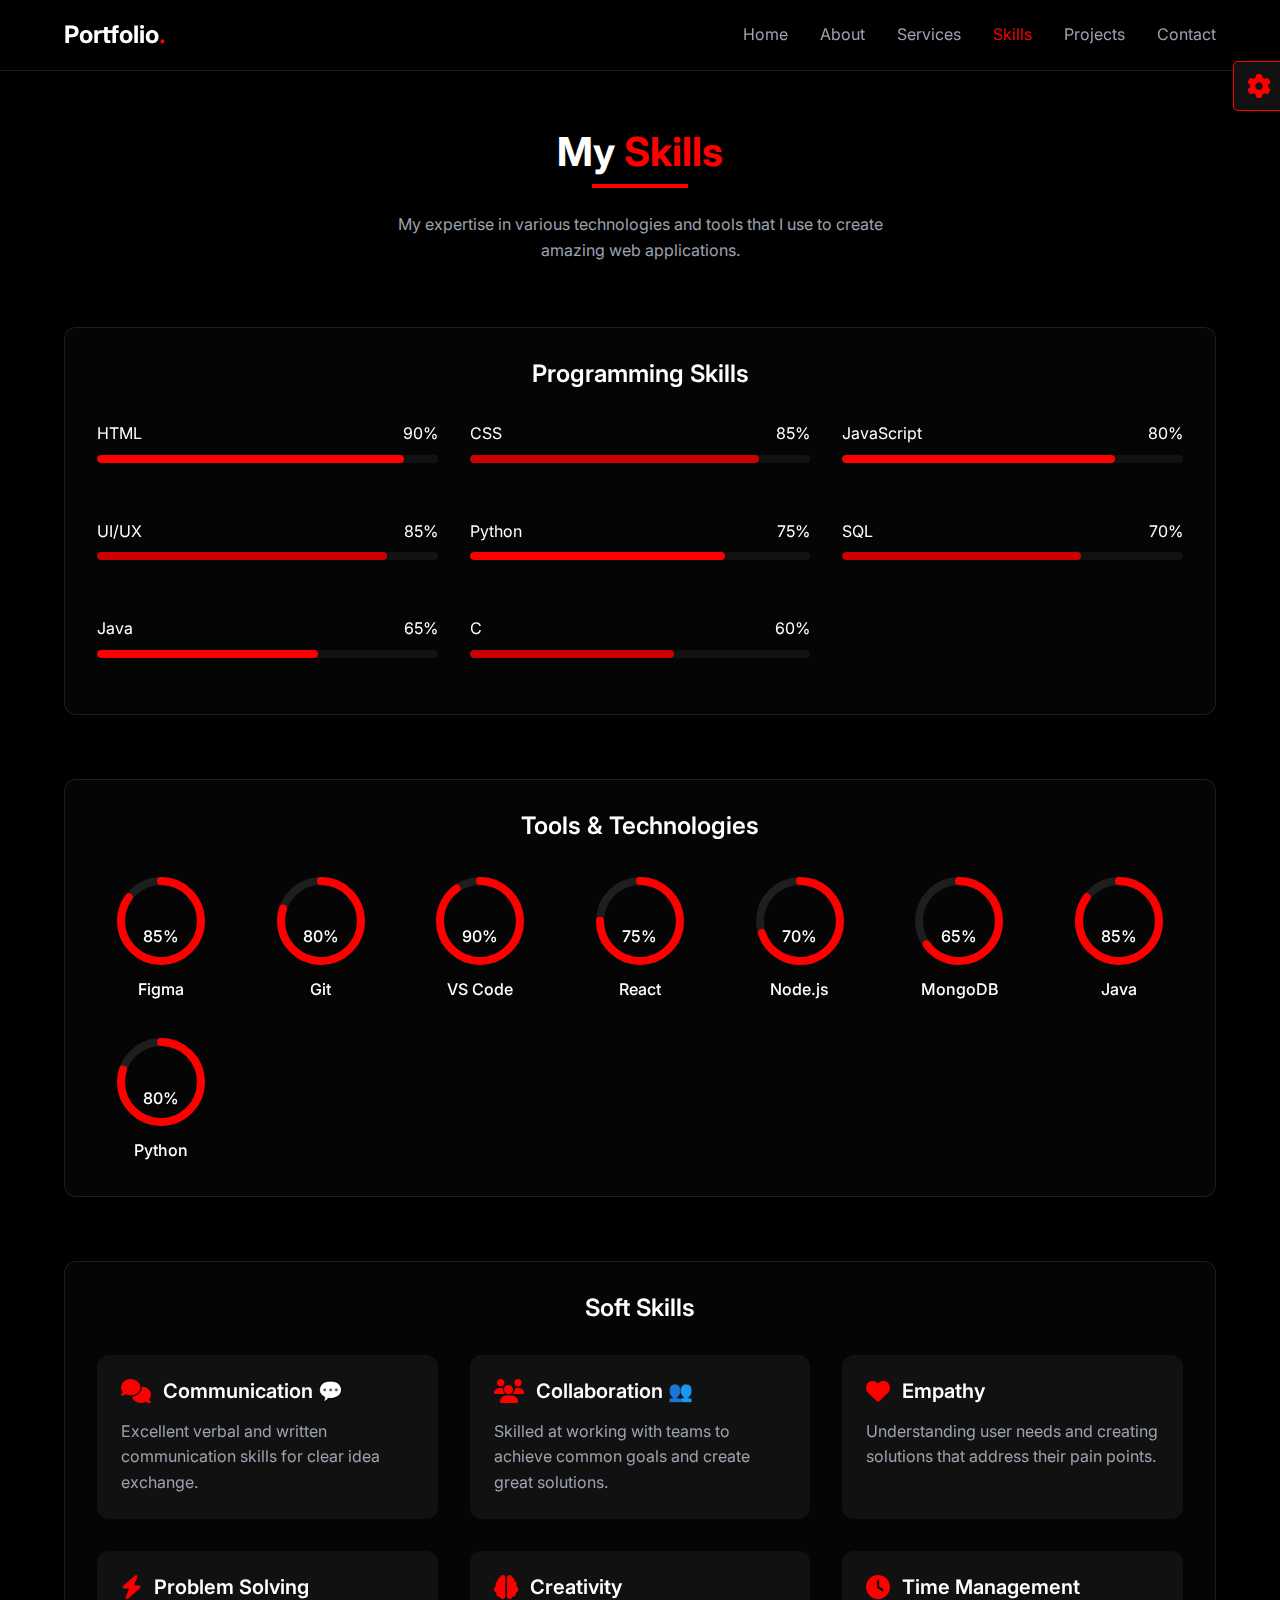
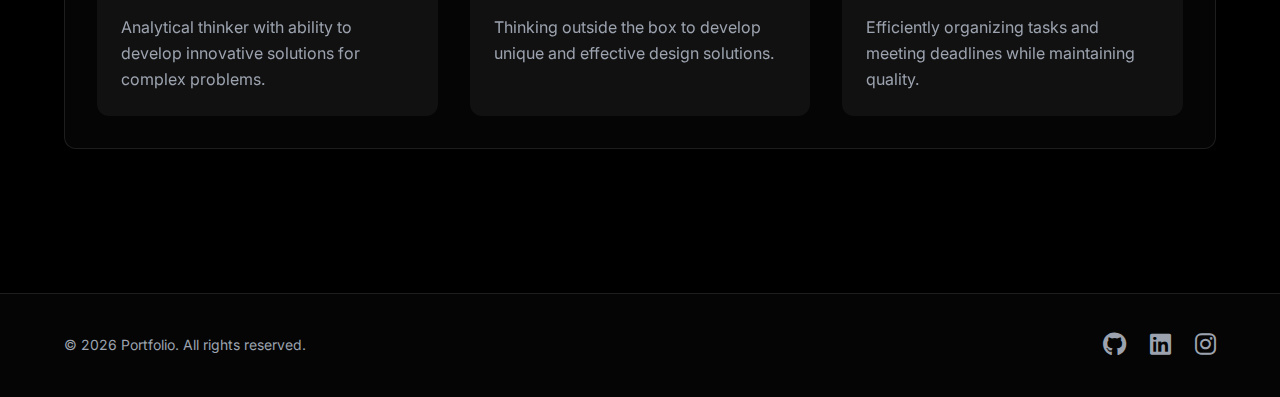
<file: skills.html>
<!DOCTYPE html>
<html lang="en">
<head>
    <meta charset="UTF-8">
    <meta name="viewport" content="width=device-width, initial-scale=1.0">
    <title>Skills - Vijay Karthick X</title>
    <link rel="stylesheet" href="https://fonts.googleapis.com/css2?family=Inter:wght@300;400;500;600;700&display=swap">
    <link rel="stylesheet" href="css/styles.css">
    <!-- Font Awesome for icons -->
    <link rel="stylesheet" href="https://cdnjs.cloudflare.com/ajax/libs/font-awesome/6.4.0/css/all.min.css">
</head>
<body>
    <!-- Style Switcher Start -->
    <div class="style-switcher">
        <div class="style-switcher-toggler s-icon">
            <i class="fas fa-cog fa-spin"></i>
        </div>
        <h4>Theme Colors</h4>
        <div class="colors">
            <span class="theme-color active" data-color="red" style="background-color: #ff0000;"></span>
            <span class="theme-color" data-color="blue" style="background-color: #0088ff;"></span>
            <span class="theme-color" data-color="green" style="background-color: #00cc66;"></span>
            <span class="theme-color" data-color="yellow" style="background-color: #ffcc00;"></span>
        </div>
    </div>
    <!-- Style Switcher End -->

    <!-- Navigation -->
    <nav class="navbar">
        <div class="container">
            <div class="nav-content">
                <a href="index.html" class="logo">Portfolio<span class="neon-red">.</span></a>
                <div class="nav-links" id="navLinks">
                    <a href="index.html" class="nav-link">Home</a>
                    <a href="about.html" class="nav-link">About</a>
                    <a href="services.html" class="nav-link">Services</a>
                    <a href="skills.html" class="nav-link active">Skills</a>
                    <a href="projects.html" class="nav-link">Projects</a>
                    <a href="contact.html" class="nav-link">Contact</a>
                </div>
                <div class="menu-toggle" id="menuToggle">
                    <div class="bar"></div>
                    <div class="bar"></div>
                    <div class="bar"></div>
                </div>
            </div>
        </div>
    </nav>

    <!-- Skills Section -->
    <section class="skills-section">
        <div class="container">
            <div class="section-header">
                <h2>My <span class="neon-red">Skills</span></h2>
                <div class="underline"></div>
                <p>
                    My expertise in various technologies and tools that I use to create amazing web applications.
                </p>
            </div>
            
            <div class="glass-card programming-skills">
                <h3>Programming Skills</h3>
                <div class="skills-container">
                    <div class="skill-bar-container">
                        <div class="skill-info">
                            <span>HTML</span>
                            <span>90%</span>
                        </div>
                        <div class="skill-bar">
                            <div class="skill-progress" style="width: 90%"></div>
                        </div>
                    </div>
                    
                    <div class="skill-bar-container">
                        <div class="skill-info">
                            <span>CSS</span>
                            <span>85%</span>
                        </div>
                        <div class="skill-bar">
                            <div class="skill-progress darker" style="width: 85%"></div>
                        </div>
                    </div>
                    
                    <div class="skill-bar-container">
                        <div class="skill-info">
                            <span>JavaScript</span>
                            <span>80%</span>
                        </div>
                        <div class="skill-bar">
                            <div class="skill-progress" style="width: 80%"></div>
                        </div>
                    </div>
                    
                    <div class="skill-bar-container">
                        <div class="skill-info">
                            <span>UI/UX</span>
                            <span>85%</span>
                        </div>
                        <div class="skill-bar">
                            <div class="skill-progress darker" style="width: 85%"></div>
                        </div>
                    </div>
                    
                    <div class="skill-bar-container">
                        <div class="skill-info">
                            <span>Python</span>
                            <span>75%</span>
                        </div>
                        <div class="skill-bar">
                            <div class="skill-progress" style="width: 75%"></div>
                        </div>
                    </div>
                    
                    <div class="skill-bar-container">
                        <div class="skill-info">
                            <span>SQL</span>
                            <span>70%</span>
                        </div>
                        <div class="skill-bar">
                            <div class="skill-progress darker" style="width: 70%"></div>
                        </div>
                    </div>
                    
                    <div class="skill-bar-container">
                        <div class="skill-info">
                            <span>Java</span>
                            <span>65%</span>
                        </div>
                        <div class="skill-bar">
                            <div class="skill-progress" style="width: 65%"></div>
                        </div>
                    </div>
                    
                    <div class="skill-bar-container">
                        <div class="skill-info">
                            <span>C</span>
                            <span>60%</span>
                        </div>
                        <div class="skill-bar">
                            <div class="skill-progress darker" style="width: 60%"></div>
                        </div>
                    </div>
                </div>
            </div>
            
            <div class="glass-card tools-tech">
                <h3>Tools & Technologies</h3>
                <div class="skill-circles">
                    <div class="skill-circle">
                        <svg class="circle-progress" viewBox="0 0 96 96">
                            <circle class="circle-bg" cx="48" cy="48" r="40"></circle>
                            <circle class="circle-fill" cx="48" cy="48" r="40" stroke-dasharray="251.2" stroke-dashoffset="37.68"></circle>
                        </svg>
                        <div class="circle-percentage">85%</div>
                        <div class="circle-text">Figma</div>
                    </div>
                    
                    <div class="skill-circle">
                        <svg class="circle-progress" viewBox="0 0 96 96">
                            <circle class="circle-bg" cx="48" cy="48" r="40"></circle>
                            <circle class="circle-fill" cx="48" cy="48" r="40" stroke-dasharray="251.2" stroke-dashoffset="50.24"></circle>
                        </svg>
                        <div class="circle-percentage">80%</div>
                        <div class="circle-text">Git</div>
                    </div>
                    
                    <div class="skill-circle">
                        <svg class="circle-progress" viewBox="0 0 96 96">
                            <circle class="circle-bg" cx="48" cy="48" r="40"></circle>
                            <circle class="circle-fill" cx="48" cy="48" r="40" stroke-dasharray="251.2" stroke-dashoffset="25.12"></circle>
                        </svg>
                        <div class="circle-percentage">90%</div>
                        <div class="circle-text">VS Code</div>
                    </div>
                    
                    <div class="skill-circle">
                        <svg class="circle-progress" viewBox="0 0 96 96">
                            <circle class="circle-bg" cx="48" cy="48" r="40"></circle>
                            <circle class="circle-fill" cx="48" cy="48" r="40" stroke-dasharray="251.2" stroke-dashoffset="62.8"></circle>
                        </svg>
                        <div class="circle-percentage">75%</div>
                        <div class="circle-text">React</div>
                    </div>
                    
                    <div class="skill-circle">
                        <svg class="circle-progress" viewBox="0 0 96 96">
                            <circle class="circle-bg" cx="48" cy="48" r="40"></circle>
                            <circle class="circle-fill" cx="48" cy="48" r="40" stroke-dasharray="251.2" stroke-dashoffset="75.36"></circle>
                        </svg>
                        <div class="circle-percentage">70%</div>
                        <div class="circle-text">Node.js</div>
                    </div>
                    
                    <div class="skill-circle">
                        <svg class="circle-progress" viewBox="0 0 96 96">
                            <circle class="circle-bg" cx="48" cy="48" r="40"></circle>
                            <circle class="circle-fill" cx="48" cy="48" r="40" stroke-dasharray="251.2" stroke-dashoffset="87.92"></circle>
                        </svg>
                        <div class="circle-percentage">65%</div>
                        <div class="circle-text">MongoDB</div>
                    </div>
                    
                    <div class="skill-circle">
                        <svg class="circle-progress" viewBox="0 0 96 96">
                            <circle class="circle-bg" cx="48" cy="48" r="40"></circle>
                            <circle class="circle-fill" cx="48" cy="48" r="40" stroke-dasharray="251.2" stroke-dashoffset="37.68"></circle>
                        </svg>
                        <div class="circle-percentage">85%</div>
                        <div class="circle-text">Java</div>
                    </div>
                    
                    <div class="skill-circle">
                        <svg class="circle-progress" viewBox="0 0 96 96">
                            <circle class="circle-bg" cx="48" cy="48" r="40"></circle>
                            <circle class="circle-fill" cx="48" cy="48" r="40" stroke-dasharray="251.2" stroke-dashoffset="50.24"></circle>
                        </svg>
                        <div class="circle-percentage">80%</div>
                        <div class="circle-text">Python</div>
                    </div>
                </div>
            </div>
            
            <div class="glass-card soft-skills-section">
                <h3>Soft Skills</h3>
                <div class="soft-skills-grid">
                    <div class="soft-skill-card">
                        <div class="soft-skill-header">
                            <i class="fas fa-comments"></i>
                            <h4>Communication <span>💬</span></h4>
                        </div>
                        <p>Excellent verbal and written communication skills for clear idea exchange.</p>
                    </div>
                    
                    <div class="soft-skill-card">
                        <div class="soft-skill-header">
                            <i class="fas fa-users"></i>
                            <h4>Collaboration <span>👥</span></h4>
                        </div>
                        <p>Skilled at working with teams to achieve common goals and create great solutions.</p>
                    </div>
                    
                    <div class="soft-skill-card">
                        <div class="soft-skill-header">
                            <i class="fas fa-heart"></i>
                            <h4>Empathy</h4>
                        </div>
                        <p>Understanding user needs and creating solutions that address their pain points.</p>
                    </div>
                    
                    <div class="soft-skill-card">
                        <div class="soft-skill-header">
                            <i class="fas fa-bolt"></i>
                            <h4>Problem Solving</h4>
                        </div>
                        <p>Analytical thinker with ability to develop innovative solutions for complex problems.</p>
                    </div>
                    
                    <div class="soft-skill-card">
                        <div class="soft-skill-header">
                            <i class="fas fa-brain"></i>
                            <h4>Creativity</h4>
                        </div>
                        <p>Thinking outside the box to develop unique and effective design solutions.</p>
                    </div>
                    
                    <div class="soft-skill-card">
                        <div class="soft-skill-header">
                            <i class="fas fa-clock"></i>
                            <h4>Time Management</h4>
                        </div>
                        <p>Efficiently organizing tasks and meeting deadlines while maintaining quality.</p>
                    </div>
                </div>
            </div>
        </div>
    </section>

    <!-- Footer -->
    <footer>
        <div class="container">
            <div class="footer-content">
                <p>
                    © <span id="current-year"></span> Portfolio. All rights reserved.
                </p>
                
                <div class="footer-social">
                    <a href="https://github.com/Vkvijay7" target="_blank" class="social-link">
                        <i class="fab fa-github"></i>
                    </a>
                    <a href="https://www.linkedin.com/in/vijay-karthick-481baa356?utm_source=share&utm_campaign=share_via&utm_content=profile&utm_medium=android_app" target="_blank" class="social-link">
                        <i class="fab fa-linkedin"></i>
                    </a>
                    <a href="https://www.instagram.com/c_vk__?igsh=ZHNreGhjbG5iaGJr" target="_blank" class="social-link">
                        <i class="fab fa-instagram"></i>
                    </a>
                </div>
            </div>
        </div>
    </footer>

    <script src="js/main.js"></script>
</body>
</html>
</file>
<file: css/styles.css>
/* Base Styles */
:root {
  --dark: #000000;
  --dark-lighter: #121212;
  --dark-red: #1a0000;
  --neon-red: #ff0000;
  --neon-dark-red: #cc0000;
  --white: #ffffff;
  --gray-400: #9ca3af;
  --gray-700: #374151;
}

* {
  margin: 0;
  padding: 0;
  box-sizing: border-box;
}

html {
  scroll-behavior: smooth;
}

body {
  font-family: 'Inter', sans-serif;
  background-color: var(--dark);
  color: var(--white);
  line-height: 1.6;
  overflow-x: hidden;
}

.container {
  width: 100%;
  max-width: 1200px;
  margin: 0 auto;
  padding: 0 1.5rem;
}

a {
  text-decoration: none;
  color: inherit;
}

h1, h2, h3, h4, h5, h6 {
  line-height: 1.2;
}

img {
  max-width: 100%;
  height: auto;
}

/* Style Switcher */
.style-switcher {
  position: fixed;
  right: -200px;
  top: 60px;
  width: 200px;
  height: auto;
  background-color: var(--dark-lighter);
  z-index: 101;
  padding: 15px;
  box-shadow: 0 0 20px rgba(0, 0, 0, 0.3);
  border-radius: 5px 0 0 5px;
  border-left: 3px solid var(--neon-red);
  border-top: 1px solid var(--neon-red);
  border-bottom: 1px solid var(--neon-red);
  transition: all 0.3s ease;
}

.style-switcher.open {
  right: 0;
}

.style-switcher .s-icon {
  position: absolute;
  height: 50px;
  width: 50px;
  text-align: center;
  background-color: var(--dark-lighter);
  border: 1px solid var(--neon-red);
  border-right: none;
  cursor: pointer;
  display: flex;
  align-items: center;
  justify-content: center;
  border-radius: 5px 0 0 5px;
  left: -50px;
  top: 0;
}

.style-switcher .s-icon i {
  font-size: 24px;
  color: var(--neon-red);
}

.style-switcher h4 {
  margin: 0 0 15px;
  color: var(--white);
  font-size: 18px;
  font-weight: 500;
  text-align: center;
  border-bottom: 1px solid var(--neon-red);
  padding-bottom: 10px;
}

.style-switcher .colors {
  display: flex;
  flex-wrap: wrap;
  gap: 10px;
  justify-content: center;
}

.style-switcher .colors span {
  display: inline-block;
  height: 40px;
  width: 40px;
  border-radius: 50%;
  cursor: pointer;
  position: relative;
  border: 3px solid var(--dark-lighter);
  transition: all 0.3s ease;
}

.style-switcher .colors span.active {
  border-color: var(--white);
  box-shadow: 0 0 10px var(--neon-red);
}

.style-switcher .colors span::before {
  content: "";
  position: absolute;
  top: 50%;
  left: 50%;
  transform: translate(-50%, -50%) scale(0);
  height: 10px;
  width: 10px;
  background-color: var(--white);
  border-radius: 50%;
  transition: all 0.3s ease;
}

.style-switcher .colors span.active::before {
  transform: translate(-50%, -50%) scale(1);
}

/* Utility Classes */
.neon-red {
  color: var(--neon-red);
  transition: color 0.3s;
}

.neon-red:hover {
  color: var(--neon-dark-red);
}

.text-center {
  text-align: center;
}

.mt-5 {
  margin-top: 2rem;
}

/* Animations */
@keyframes float {
  0%, 100% { transform: translateY(0); }
  50% { transform: translateY(-10px); }
}

@keyframes glow-pulse {
  0%, 100% { opacity: 0.6; box-shadow: 0 0 15px rgba(255, 0, 0, 0.6); }
  50% { opacity: 0.3; box-shadow: 0 0 5px rgba(255, 0, 0, 0.3); }
}

@keyframes fade-in {
  0% { opacity: 0; transform: translateY(20px); }
  100% { opacity: 1; transform: translateY(0); }
}

.animate-float {
  animation: float 3s ease-in-out infinite;
}

.animate-glow-pulse {
  animation: glow-pulse 2s ease-in-out infinite;
}

.animate-fade-in {
  animation: fade-in 0.8s ease-out forwards;
}

/* Navbar */
.navbar {
  position: fixed;
  top: 0;
  left: 0;
  right: 0;
  z-index: 50;
  background-color: rgba(0, 0, 0, 0.8);
  backdrop-filter: blur(10px);
  border-bottom: 1px solid rgba(255, 255, 255, 0.1);
  padding: 1rem 0;
}

.nav-content {
  display: flex;
  justify-content: space-between;
  align-items: center;
}

.logo {
  font-size: 1.5rem;
  font-weight: bold;
  color: var(--white);
  transition: color 0.3s;
}

.logo:hover {
  color: var(--neon-red);
}

.nav-links {
  display: flex;
  gap: 2rem;
}

.nav-link {
  position: relative;
  color: var(--gray-400);
  transition: color 0.2s;
}

.nav-link::after {
  content: '';
  position: absolute;
  bottom: -4px;
  left: 0;
  width: 0;
  height: 2px;
  background-color: var(--neon-red);
  transition: width 0.3s;
}

.nav-link:hover {
  color: var(--white);
}

.nav-link:hover::after {
  width: 100%;
}

.nav-link.active {
  color: var(--neon-red);
}

.menu-toggle {
  display: none;
  flex-direction: column;
  gap: 5px;
  cursor: pointer;
}

.bar {
  width: 25px;
  height: 3px;
  background-color: var(--white);
  transition: 0.3s;
}

/* Hero Section */
.hero {
  min-height: 100vh;
  padding-top: 5rem;
  display: flex;
  align-items: center;
}

.hero-content {
  display: grid;
  grid-template-columns: 1fr 1fr;
  gap: 3rem;
  align-items: center;
}

.hero-text h1 {
  font-size: 2.5rem;
  margin-bottom: 0.5rem;
}

.hero-text h2 {
  font-size: 1.5rem;
  color: var(--gray-400);
  margin-bottom: 1rem;
}

.hero-text p {
  color: var(--gray-400);
  max-width: 32rem;
  margin-bottom: 1.5rem;
  transition: color 0.3s;
}

.hero-text p:hover {
  color: var(--white);
}

.cta-buttons {
  display: flex;
  gap: 1rem;
  margin-bottom: 1.5rem;
}

.neon-button {
  display: inline-block;
  padding: 0.75rem 1.5rem;
  border-radius: 9999px;
  background-color: transparent;
  border: 2px solid var(--neon-red);
  color: var(--neon-red);
  font-weight: 500;
  transition: all 0.3s;
  cursor: pointer;
  box-shadow: 0 0 20px rgba(255, 0, 0, 0.3);
}

.neon-button:hover {
  background-color: var(--neon-red);
  color: var(--dark);
  border-color: var(--neon-dark-red);
  box-shadow: 0 0 30px rgba(255, 0, 0, 0.5);
}

.social-links {
  display: flex;
  gap: 1.5rem;
}

.social-link {
  color: var(--gray-400);
  font-size: 1.5rem;
  transition: all 0.3s;
}

.social-link:hover {
  color: var(--neon-red);
  transform: scale(1.25);
}

.hero-image {
  position: relative;
}

.image-container {
  position: relative;
  width: 20rem;
  height: 20rem;
  margin: 0 auto;
  transition: all 0.5s;
}

.image-container::before {
  content: '';
  position: absolute;
  inset: 0;
  border-radius: 50%;
  background: linear-gradient(to right, var(--neon-red), var(--neon-dark-red));
  opacity: 0.2;
  filter: blur(1.5rem);
  animation: pulse 2s infinite alternate;
}

.profile-image {
  position: relative;
  width: 100%;
  height: 100%;
  object-fit: cover;
  border-radius: 50%;
  border: 4px solid var(--neon-red);
  box-shadow: 0 0 20px rgba(255, 0, 0, 0.5);
  transition: border-color 0.3s, box-shadow 0.3s;
}

.image-container:hover {
  transform: scale(1.05);
  box-shadow: 0 0 40px rgba(255, 0, 0, 0.7);
}

.image-container:hover .profile-image {
  border-color: var(--neon-dark-red);
}

/* Section Styles */
section {
  padding: 5rem 0;
}

.section-header {
  text-align: center;
  margin-bottom: 4rem;
}

.section-header h2 {
  font-size: 2.5rem;
  font-weight: bold;
  margin-bottom: 0.5rem;
}

.underline {
  width: 6rem;
  height: 0.25rem;
  background-color: var(--neon-red);
  margin: 0 auto 1.5rem;
}

.section-header p {
  color: var(--gray-400);
  max-width: 32rem;
  margin: 0 auto;
}

/* Glass Card Styles */
.glass-card {
  background-color: rgba(18, 18, 18, 0.3);
  backdrop-filter: blur(10px);
  border: 1px solid rgba(255, 255, 255, 0.1);
  border-radius: 0.75rem;
  padding: 2rem;
  transition: all 0.3s;
}

.glass-card:hover {
  background-color: rgba(18, 18, 18, 0.4);
  border-color: rgba(255, 255, 255, 0.2);
}

/* Education Section */
.education {
  margin-top: -3rem;
}

.timeline {
  position: relative;
  padding: 2rem 0;
}

.timeline-item {
  display: flex;
  margin-bottom: 2rem;
}

.timeline-icon {
  margin-right: 1.5rem;
}

.timeline-icon i {
  display: flex;
  align-items: center;
  justify-content: center;
  width: 3rem;
  height: 3rem;
  background-color: var(--dark-lighter);
  border-radius: 50%;
  color: var(--neon-red);
  font-size: 1.25rem;
}

.timeline-content h3 {
  font-size: 1.25rem;
  font-weight: 600;
  color: var(--white);
  text-shadow: 0 0 5px rgba(255, 0, 0, 0.5), 0 0 10px rgba(255, 0, 0, 0.3);
  transition: color 0.3s;
}

.timeline-content h3:hover {
  color: var(--neon-dark-red);
  text-shadow: 0 0 5px rgba(204, 0, 0, 0.5), 0 0 10px rgba(204, 0, 0, 0.3);
}

.timeline-period {
  color: var(--neon-red);
  margin-bottom: 0.5rem;
}

.timeline-info {
  color: var(--gray-400);
  margin-bottom: 1rem;
}

/* About Section */
.about-section {
  padding-top: 8rem;
}

.about-content {
  display: grid;
  grid-template-columns: repeat(auto-fit, minmax(300px, 1fr));
  gap: 4rem;
  margin-bottom: 4rem;
}

.about-card {
  background-color: rgba(18, 18, 18, 0.3);
  backdrop-filter: blur(10px);
  border: 1px solid rgba(255, 255, 255, 0.1);
  border-radius: 0.75rem;
  padding: 2rem;
  transition: transform 0.3s, box-shadow 0.3s;
}

.about-card:hover {
  transform: translateY(-5px);
  box-shadow: 0 0 30px rgba(255, 0, 0, 0.3);
}

.about-card h3 {
  font-size: 1.5rem;
  font-weight: 600;
  margin-bottom: 1.5rem;
}

.info-item {
  display: flex;
  margin-bottom: 1rem;
}

.info-item i {
  color: var(--neon-red);
  font-size: 1.25rem;
  margin-right: 1rem;
  margin-top: 0.25rem;
}

.info-item h4 {
  font-weight: 500;
  margin-bottom: 0.25rem;
}

.info-item p {
  color: var(--gray-400);
}

.skills-grid {
  display: grid;
  grid-template-columns: repeat(auto-fit, minmax(150px, 1fr));
  gap: 1rem;
}

.skill-badge {
  display: flex;
  align-items: center;
  margin-bottom: 1rem;
}

.skill-badge i {
  color: var(--neon-red);
  margin-right: 0.75rem;
}

.technical-skills {
  background-color: rgba(18, 18, 18, 0.3);
  backdrop-filter: blur(10px);
  border: 1px solid rgba(255, 255, 255, 0.1);
  border-radius: 0.75rem;
  padding: 2rem;
}

.technical-skills h3 {
  font-size: 1.5rem;
  font-weight: 600;
  text-align: center;
  margin-bottom: 2rem;
}

.skills-container {
  display: grid;
  grid-template-columns: repeat(auto-fit, minmax(300px, 1fr));
  gap: 2rem;
}

.skill-bar-container {
  margin-bottom: 1.5rem;
}

.skill-info {
  display: flex;
  justify-content: space-between;
  margin-bottom: 0.5rem;
}

.skill-bar {
  height: 0.5rem;
  background-color: var(--dark-lighter);
  border-radius: 9999px;
  overflow: hidden;
  transition: background-color 0.3s;
}

.skill-bar:hover {
  background-color: rgba(30, 30, 30, 0.7);
}

.skill-progress {
  height: 100%;
  background-color: var(--neon-red);
  border-radius: 9999px;
  transition: background-color 1s;
}

.skill-progress.darker {
  background-color: var(--neon-dark-red);
}

.skill-progress:hover {
  background: linear-gradient(to right, var(--neon-red), var(--neon-dark-red));
}

/* Services Section */
.services-section {
  padding-top: 8rem;
}

.services-grid {
  display: grid;
  grid-template-columns: repeat(auto-fit, minmax(300px, 1fr));
  gap: 2rem;
}

.service-card {
  background-color: rgba(18, 18, 18, 0.3);
  backdrop-filter: blur(10px);
  border: 1px solid rgba(255, 255, 255, 0.1);
  padding: 1.5rem;
  border-radius: 0.75rem;
  transition: transform 0.3s, box-shadow 0.3s;
  group-hover: scale(1.05);
}

.service-card:hover {
  transform: scale(1.05);
  transition: transform 0.3s;
}

.service-icon {
  color: var(--neon-red);
  font-size: 2.5rem;
  margin-bottom: 1rem;
}

.service-card h3 {
  font-size: 1.25rem;
  font-weight: 600;
  margin-bottom: 0.75rem;
  transition: color 0.3s;
}

.service-card:hover h3 {
  color: var(--neon-red);
}

.service-card p {
  color: var(--gray-400);
  margin-bottom: 1rem;
}

.service-button {
  color: var(--neon-red);
  background: none;
  border: none;
  font-size: 1rem;
  cursor: pointer;
  padding: 0;
  transition: color 0.3s;
}

.service-button:hover {
  color: var(--white);
}

/* Skills Section */
.skills-section {
  padding-top: 8rem;
}

.programming-skills, .tools-tech, .soft-skills-section {
  margin-bottom: 4rem;
  transform: translateY(0);
  transition: transform 0.5s, box-shadow 0.5s;
}

.programming-skills:hover, .tools-tech:hover, .soft-skills-section:hover {
  transform: translateY(-0.5rem);
  box-shadow: 0 0 30px rgba(255, 0, 0, 0.6);
}

.programming-skills h3, .tools-tech h3, .soft-skills-section h3 {
  font-size: 1.5rem;
  font-weight: 600;
  text-align: center;
  margin-bottom: 2rem;
  transition: color 0.3s;
}

.programming-skills:hover h3, .tools-tech:hover h3, .soft-skills-section:hover h3 {
  color: var(--neon-red);
}

.skill-circles {
  display: grid;
  grid-template-columns: repeat(auto-fit, minmax(120px, 1fr));
  gap: 2rem;
  justify-items: center;
}

.skill-circle {
  position: relative;
  display: flex;
  flex-direction: column;
  align-items: center;
  transition: transform 0.3s;
}

.skill-circle:hover {
  transform: scale(1.1);
}

.circle-progress {
  width: 6rem;
  height: 6rem;
  transform: rotate(-90deg);
}

.circle-bg {
  fill: transparent;
  stroke: rgba(255, 255, 255, 0.1);
  stroke-width: 8;
}

.circle-fill {
  fill: transparent;
  stroke: var(--neon-red);
  stroke-width: 8;
  stroke-linecap: round;
  transition: stroke 0.7s;
}

.skill-circle:hover .circle-fill {
  stroke: var(--neon-dark-red);
}

.circle-percentage {
  position: absolute;
  top: 50%;
  left: 50%;
  transform: translate(-50%, -50%);
  color: var(--white);
  font-weight: 500;
  transition: color 0.3s;
}

.skill-circle:hover .circle-percentage {
  color: var(--neon-red);
}

.circle-text {
  margin-top: 0.5rem;
  color: var(--white);
  font-weight: 500;
  transition: color 0.3s;
}

.skill-circle:hover .circle-text {
  color: var(--neon-red);
}

.soft-skills-grid {
  display: grid;
  grid-template-columns: repeat(auto-fit, minmax(300px, 1fr));
  gap: 2rem;
}

.soft-skill-card {
  padding: 1.5rem;
  background-color: rgba(30, 30, 30, 0.5);
  border-radius: 0.75rem;
  transition: background-color 0.3s;
}

.soft-skill-card:hover {
  background-color: rgba(26, 0, 0, 0.3);
}

.soft-skill-header {
  display: flex;
  align-items: center;
  margin-bottom: 1rem;
}

.soft-skill-header i {
  color: var(--neon-red);
  font-size: 1.5rem;
  margin-right: 0.75rem;
}

.soft-skill-header h4 {
  font-size: 1.25rem;
  font-weight: 600;
}

.soft-skill-card p {
  color: var(--gray-400);
}

/* Projects Section */
.projects-section {
  padding-top: 8rem;
}

.projects-grid {
  display: grid;
  grid-template-columns: repeat(auto-fit, minmax(300px, 1fr));
  gap: 2rem;
}

.project-card {
  position: relative;
  background-color: rgba(18, 18, 18, 0.3);
  backdrop-filter: blur(10px);
  border: 1px solid rgba(255, 255, 255, 0.1);
  border-radius: 0.75rem;
  overflow: hidden;
  transition: transform 0.3s;
}

.project-card::before {
  content: '';
  position: absolute;
  inset: 0;
  background: linear-gradient(to right, rgba(255, 0, 0, 0.2), rgba(204, 0, 0, 0.2));
  opacity: 0;
  transition: opacity 0.3s;
}

.project-card:hover {
  transform: translateY(-0.5rem);
}

.project-card:hover::before {
  opacity: 1;
}

.project-content {
  position: relative;
  padding: 1.5rem;
}

.project-header h3 {
  font-size: 1.25rem;
  font-weight: 600;
  margin-bottom: 0.25rem;
  color: var(--white);
  transition: color 0.3s;
}

.project-card:hover .project-header h3 {
  color: var(--neon-red);
}

.project-category {
  color: var(--gray-400);
  font-size: 0.875rem;
  margin-bottom: 1rem;
}

.project-description p {
  color: var(--gray-400);
  margin-bottom: 1rem;
}

.badge-container {
  display: flex;
  flex-wrap: wrap;
  gap: 0.5rem;
  margin-bottom: 1rem;
}

.badge {
  display: inline-block;
  padding: 0.25rem 0.75rem;
  border: 1px solid var(--neon-red);
  border-radius: 9999px;
  color: var(--neon-red);
  font-size: 0.75rem;
}

.project-links {
  display: flex;
  justify-content: flex-end;
  gap: 1rem;
}

.project-link {
  color: var(--gray-400);
  transition: color 0.3s;
}

.project-link:hover {
  color: var(--neon-red);
}

/* Contact Section */
.contact-section {
  padding-top: 8rem;
}

.contact-content {
  display: grid;
  grid-template-columns: repeat(auto-fit, minmax(300px, 1fr));
  gap: 4rem;
}

.contact-info, .contact-form {
  background-color: rgba(18, 18, 18, 0.3);
  backdrop-filter: blur(10px);
  border: 1px solid rgba(255, 255, 255, 0.1);
  border-radius: 0.75rem;
  padding: 2rem;
}

.contact-info h3, .contact-form h3 {
  font-size: 1.5rem;
  font-weight: 600;
  margin-bottom: 2rem;
}

.info-icon {
  display: flex;
  align-items: center;
  justify-content: center;
  width: 3rem;
  height: 3rem;
  border-radius: 50%;
  background-color: var(--dark-lighter);
  color: var(--neon-red);
  margin-right: 1rem;
}

.social-profiles {
  margin-top: 2.5rem;
}

.social-profiles h4 {
  font-weight: 500;
  margin-bottom: 1rem;
}

.social-icons {
  display: flex;
  gap: 1rem;
}

.social-icon {
  display: flex;
  align-items: center;
  justify-content: center;
  width: 3rem;
  height: 3rem;
  border-radius: 50%;
  background-color: var(--dark-lighter);
  color: var(--gray-400);
  transition: color 0.3s;
}

.social-icon:hover {
  color: var(--neon-red);
}

.form-group {
  margin-bottom: 1.5rem;
}

.form-group label {
  display: block;
  color: var(--gray-400);
  margin-bottom: 0.5rem;
}

.form-group input,
.form-group textarea {
  width: 100%;
  padding: 0.75rem 1rem;
  background-color: var(--dark-lighter);
  border: 1px solid var(--gray-700);
  border-radius: 0.5rem;
  color: var(--white);
  transition: border-color 0.3s;
}

.form-group input:focus,
.form-group textarea:focus {
  outline: none;
  border-color: var(--neon-red);
}

.form-group input::placeholder,
.form-group textarea::placeholder {
  color: var(--gray-400);
}

.contact-form button {
  display: flex;
  align-items: center;
  justify-content: center;
  gap: 0.5rem;
  width: 100%;
}

.contact-form button i {
  font-size: 1.125rem;
}

/* Footer */
footer {
  background-color: rgba(18, 18, 18, 0.3);
  border-top: 1px solid rgba(255, 255, 255, 0.1);
  padding: 2rem 0;
}

.footer-content {
  display: flex;
  flex-direction: column;
  justify-content: space-between;
  align-items: center;
  gap: 1rem;
}

.footer-content p {
  color: var(--gray-400);
  font-size: 0.875rem;
}

.footer-social {
  display: flex;
  gap: 1.5rem;
}

/* Media Queries */
@media (max-width: 768px) {
  .nav-links {
    position: fixed;
    top: 0;
    right: -100%;
    width: 70%;
    height: 100vh;
    flex-direction: column;
    justify-content: center;
    align-items: center;
    background-color: rgba(0, 0, 0, 0.95);
    transition: right 0.3s ease;
  }
  
  .nav-links.active {
    right: 0;
  }
  
  .menu-toggle {
    display: flex;
    z-index: 100;
  }
  
  .menu-toggle.active .bar:nth-child(1) {
    transform: translateY(8px) rotate(45deg);
  }
  
  .menu-toggle.active .bar:nth-child(2) {
    opacity: 0;
  }
  
  .menu-toggle.active .bar:nth-child(3) {
    transform: translateY(-8px) rotate(-45deg);
  }
  
  .hero-content {
    grid-template-columns: 1fr;
    text-align: center;
  }
  
  .hero-text p {
    margin-left: auto;
    margin-right: auto;
  }
  
  .cta-buttons {
    justify-content: center;
  }
  
  .social-links {
    justify-content: center;
  }
  
  .timeline-item {
    flex-direction: column;
  }
  
  .timeline-icon {
    margin-bottom: 1rem;
    margin-right: 0;
  }
  
  .footer-content {
    flex-direction: column;
    gap: 1.5rem;
  }
}

@media (min-width: 769px) {
  .footer-content {
    flex-direction: row;
  }
}
</file>
